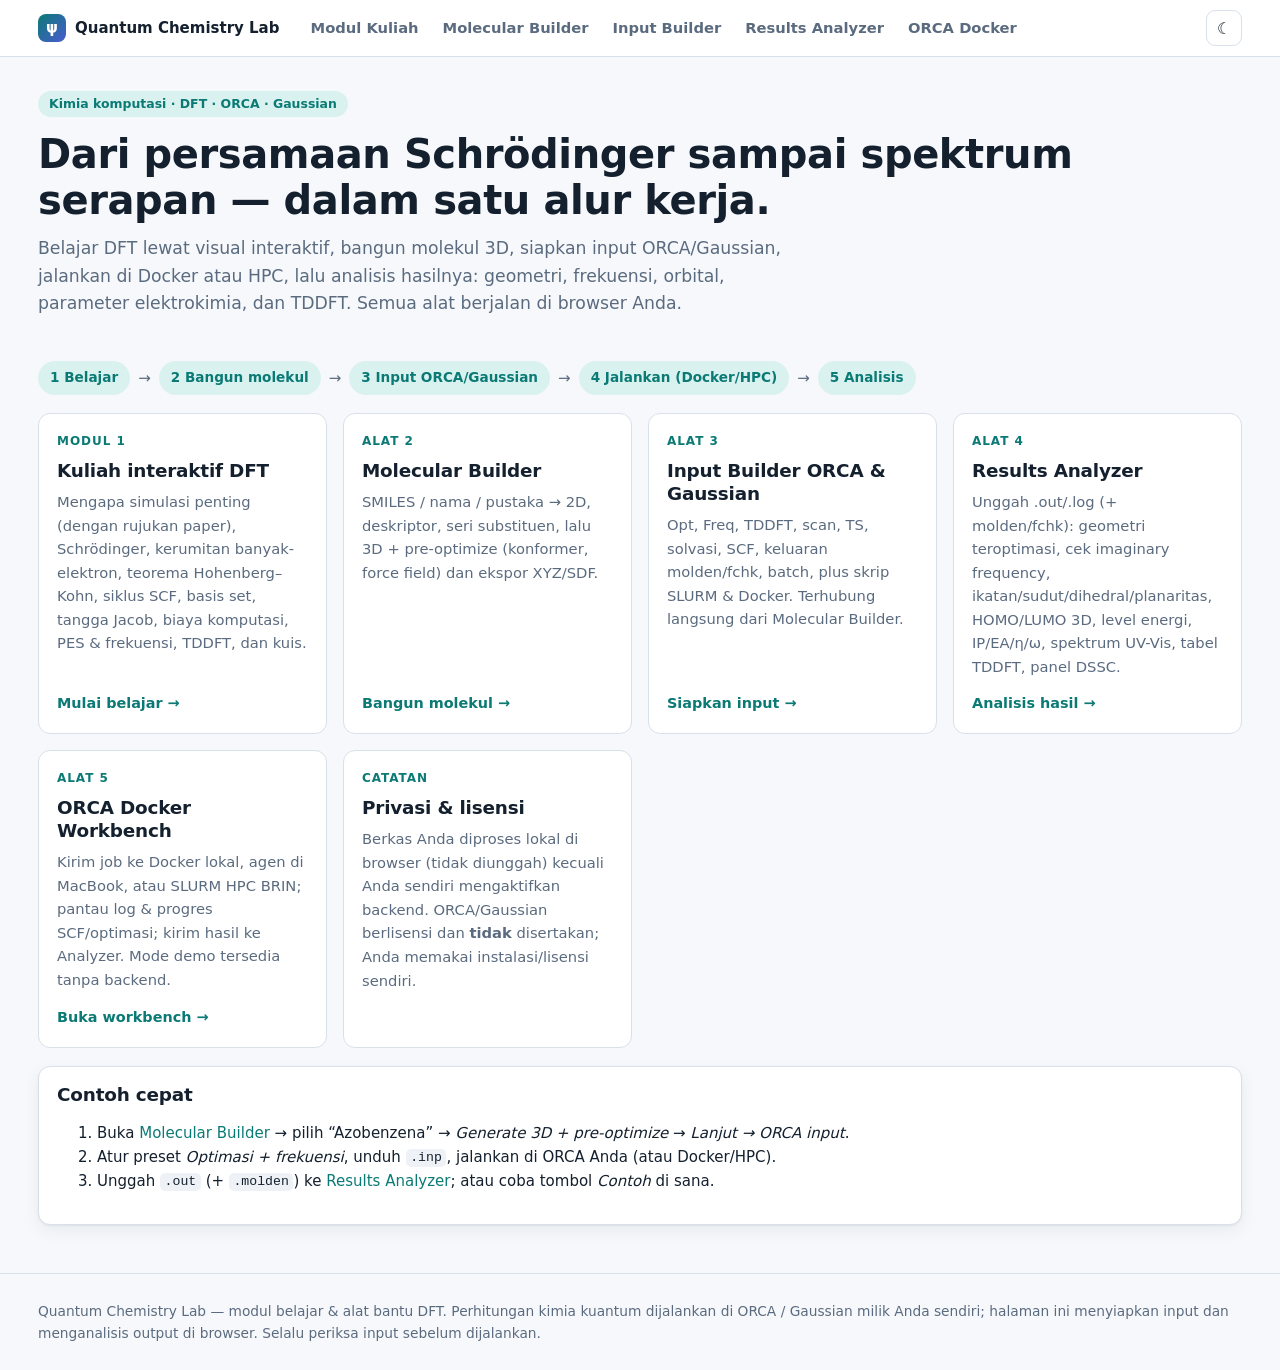
<file: index.html>
<!doctype html>
<html lang="id">
<head>
<meta charset="utf-8">
<meta name="viewport" content="width=device-width,initial-scale=1">
<title>Quantum Chemistry Lab — modul DFT, builder, input, dan analisis hasil</title>
<meta name="description" content="Modul interaktif kimia komputasi dan DFT, molecular builder, input builder ORCA/Gaussian, results analyzer, dan ORCA Docker workbench.">
<link rel="stylesheet" href="assets/css/style.css">
<style>
.tiles{display:grid;grid-template-columns:repeat(auto-fit,minmax(260px,1fr));gap:16px;margin:18px 0}
.tile{display:flex;flex-direction:column;gap:6px;background:var(--surface);border:1px solid var(--border);border-radius:var(--radius);padding:18px;color:var(--text);transition:transform .15s,border-color .15s,box-shadow .15s}
.tile:hover{transform:translateY(-2px);border-color:var(--accent);text-decoration:none;box-shadow:0 6px 20px rgba(0,0,0,.08)}
.tile .no{font-size:.75rem;font-weight:700;color:var(--accent);letter-spacing:.08em;text-transform:uppercase}
.tile h3{margin:.1em 0}.tile p{margin:0;color:var(--muted);font-size:.92rem}.tile .go{margin-top:auto;padding-top:8px;color:var(--accent);font-weight:650;font-size:.9rem}
.flow{display:flex;flex-wrap:wrap;align-items:center;gap:8px;margin:10px 0}
.flow span.s{background:var(--accent-soft);color:var(--accent);padding:6px 12px;border-radius:999px;font-weight:650;font-size:.85rem}
.flow span.a{color:var(--muted)}
</style>
</head>
<body data-page="home">
<div class="container">
  <div class="hero">
    <span class="pill">Kimia komputasi · DFT · ORCA · Gaussian</span>
    <h1>Dari persamaan Schrödinger sampai spektrum serapan — dalam satu alur kerja.</h1>
    <p class="lead">Belajar DFT lewat visual interaktif, bangun molekul 3D, siapkan input ORCA/Gaussian, jalankan di Docker atau HPC, lalu analisis hasilnya: geometri, frekuensi, orbital, parameter elektrokimia, dan TDDFT. Semua alat berjalan di browser Anda.</p>
  </div>
  <div class="flow" aria-label="Alur kerja"><span class="s">1 Belajar</span><span class="a">→</span><span class="s">2 Bangun molekul</span><span class="a">→</span><span class="s">3 Input ORCA/Gaussian</span><span class="a">→</span><span class="s">4 Jalankan (Docker/HPC)</span><span class="a">→</span><span class="s">5 Analisis</span></div>
  <div class="tiles">
    <a class="tile" href="course.html"><span class="no">Modul 1</span><h3>Kuliah interaktif DFT</h3><p>Mengapa simulasi penting (dengan rujukan paper), Schrödinger, kerumitan banyak-elektron, teorema Hohenberg–Kohn, siklus SCF, basis set, tangga Jacob, biaya komputasi, PES &amp; frekuensi, TDDFT, dan kuis.</p><span class="go">Mulai belajar →</span></a>
    <a class="tile" href="molecular-builder.html"><span class="no">Alat 2</span><h3>Molecular Builder</h3><p>SMILES / nama / pustaka → 2D, deskriptor, seri substituen, lalu 3D + pre-optimize (konformer, force field) dan ekspor XYZ/SDF.</p><span class="go">Bangun molekul →</span></a>
    <a class="tile" href="input-builder.html"><span class="no">Alat 3</span><h3>Input Builder ORCA &amp; Gaussian</h3><p>Opt, Freq, TDDFT, scan, TS, solvasi, SCF, keluaran molden/fchk, batch, plus skrip SLURM &amp; Docker. Terhubung langsung dari Molecular Builder.</p><span class="go">Siapkan input →</span></a>
    <a class="tile" href="results-analyzer.html"><span class="no">Alat 4</span><h3>Results Analyzer</h3><p>Unggah .out/.log (+ molden/fchk): geometri teroptimasi, cek imaginary frequency, ikatan/sudut/dihedral/planaritas, HOMO/LUMO 3D, level energi, IP/EA/η/ω, spektrum UV-Vis, tabel TDDFT, panel DSSC.</p><span class="go">Analisis hasil →</span></a>
    <a class="tile" href="orca-docker.html"><span class="no">Alat 5</span><h3>ORCA Docker Workbench</h3><p>Kirim job ke Docker lokal, agen di MacBook, atau SLURM HPC BRIN; pantau log &amp; progres SCF/optimasi; kirim hasil ke Analyzer. Mode demo tersedia tanpa backend.</p><span class="go">Buka workbench →</span></a>
    <div class="tile"><span class="no">Catatan</span><h3>Privasi &amp; lisensi</h3><p>Berkas Anda diproses lokal di browser (tidak diunggah) kecuali Anda sendiri mengaktifkan backend. ORCA/Gaussian berlisensi dan <b>tidak</b> disertakan; Anda memakai instalasi/lisensi sendiri.</p></div>
  </div>
  <div class="card"><h3 style="margin-top:0">Contoh cepat</h3>
    <ol><li>Buka <a href="molecular-builder.html">Molecular Builder</a> → pilih “Azobenzena” → <i>Generate 3D + pre-optimize</i> → <i>Lanjut → ORCA input</i>.</li>
    <li>Atur preset <i>Optimasi + frekuensi</i>, unduh <code>.inp</code>, jalankan di ORCA Anda (atau Docker/HPC).</li>
    <li>Unggah <code>.out</code> (+ <code>.molden</code>) ke <a href="results-analyzer.html">Results Analyzer</a>; atau coba tombol <i>Contoh</i> di sana.</li></ol></div>
</div>
<div id="site-footer"></div>
<script src="assets/js/common.js"></script>
</body>
</html>
</file>
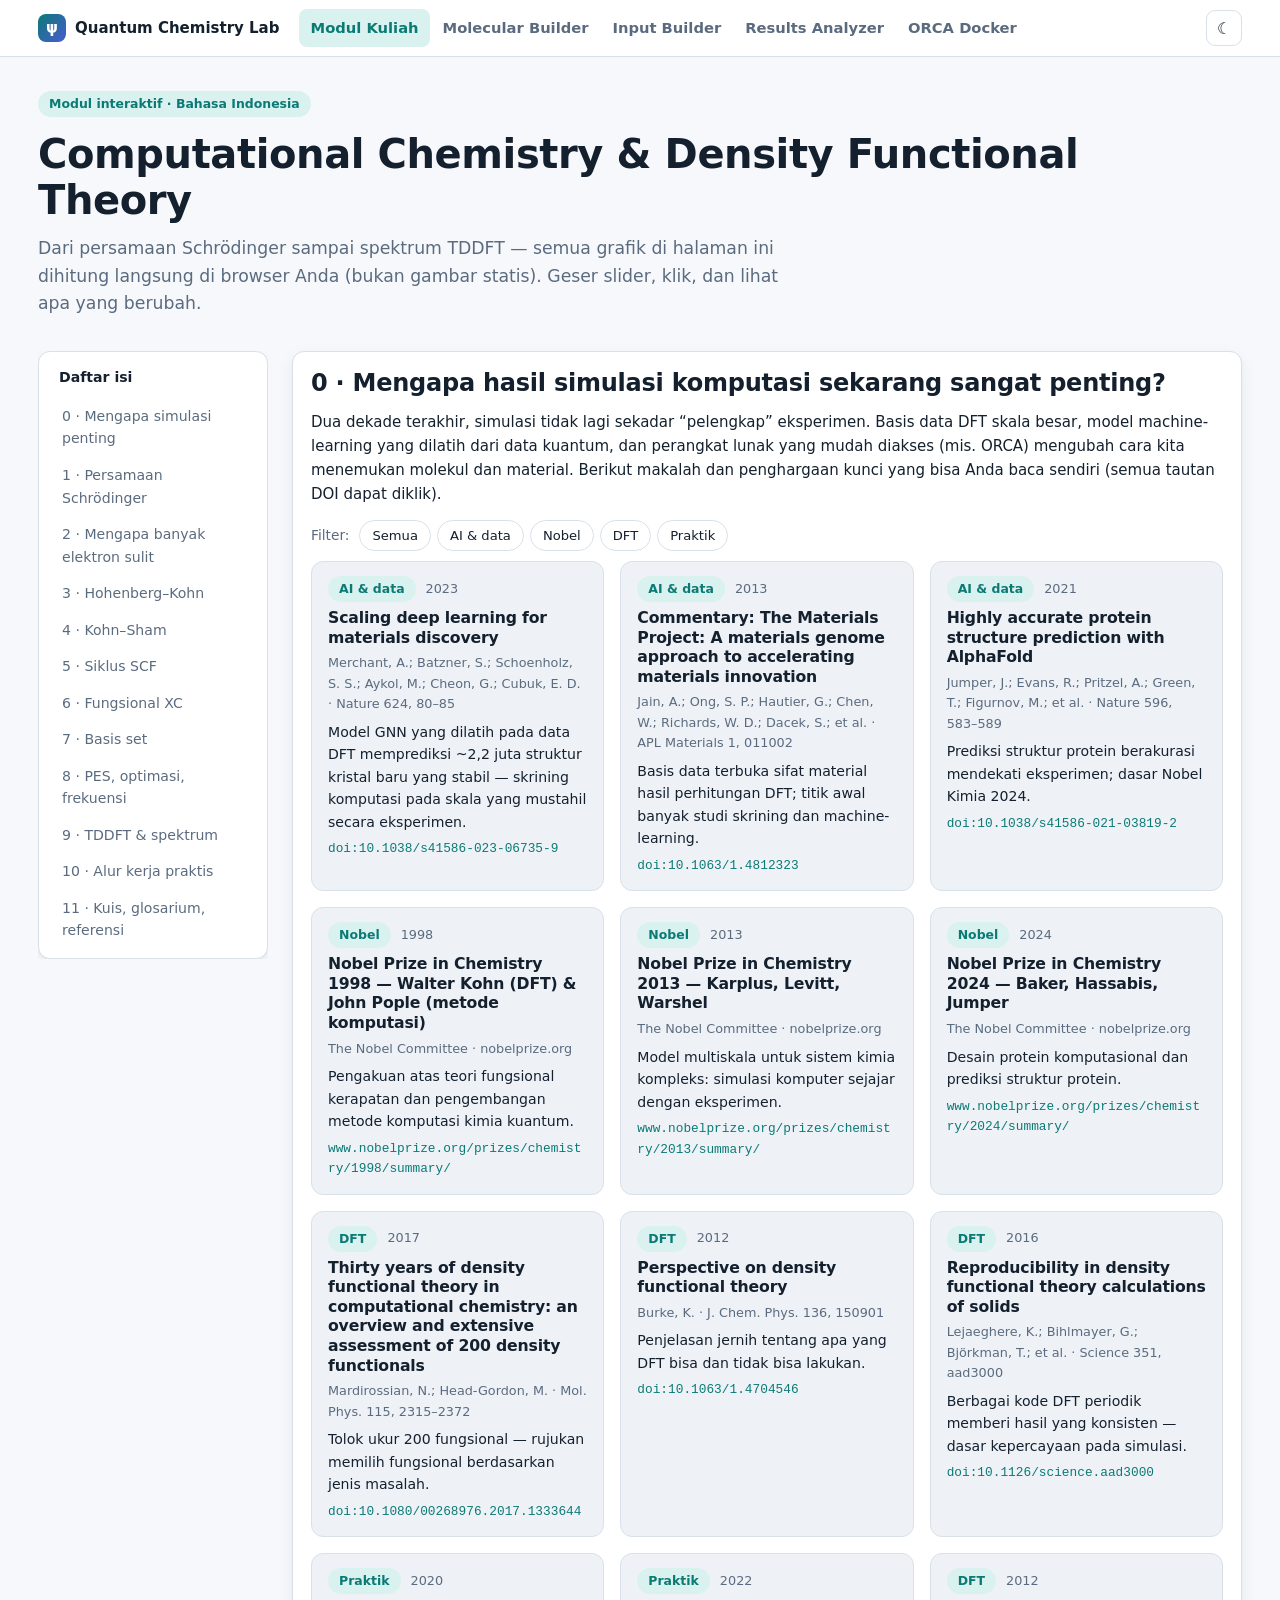
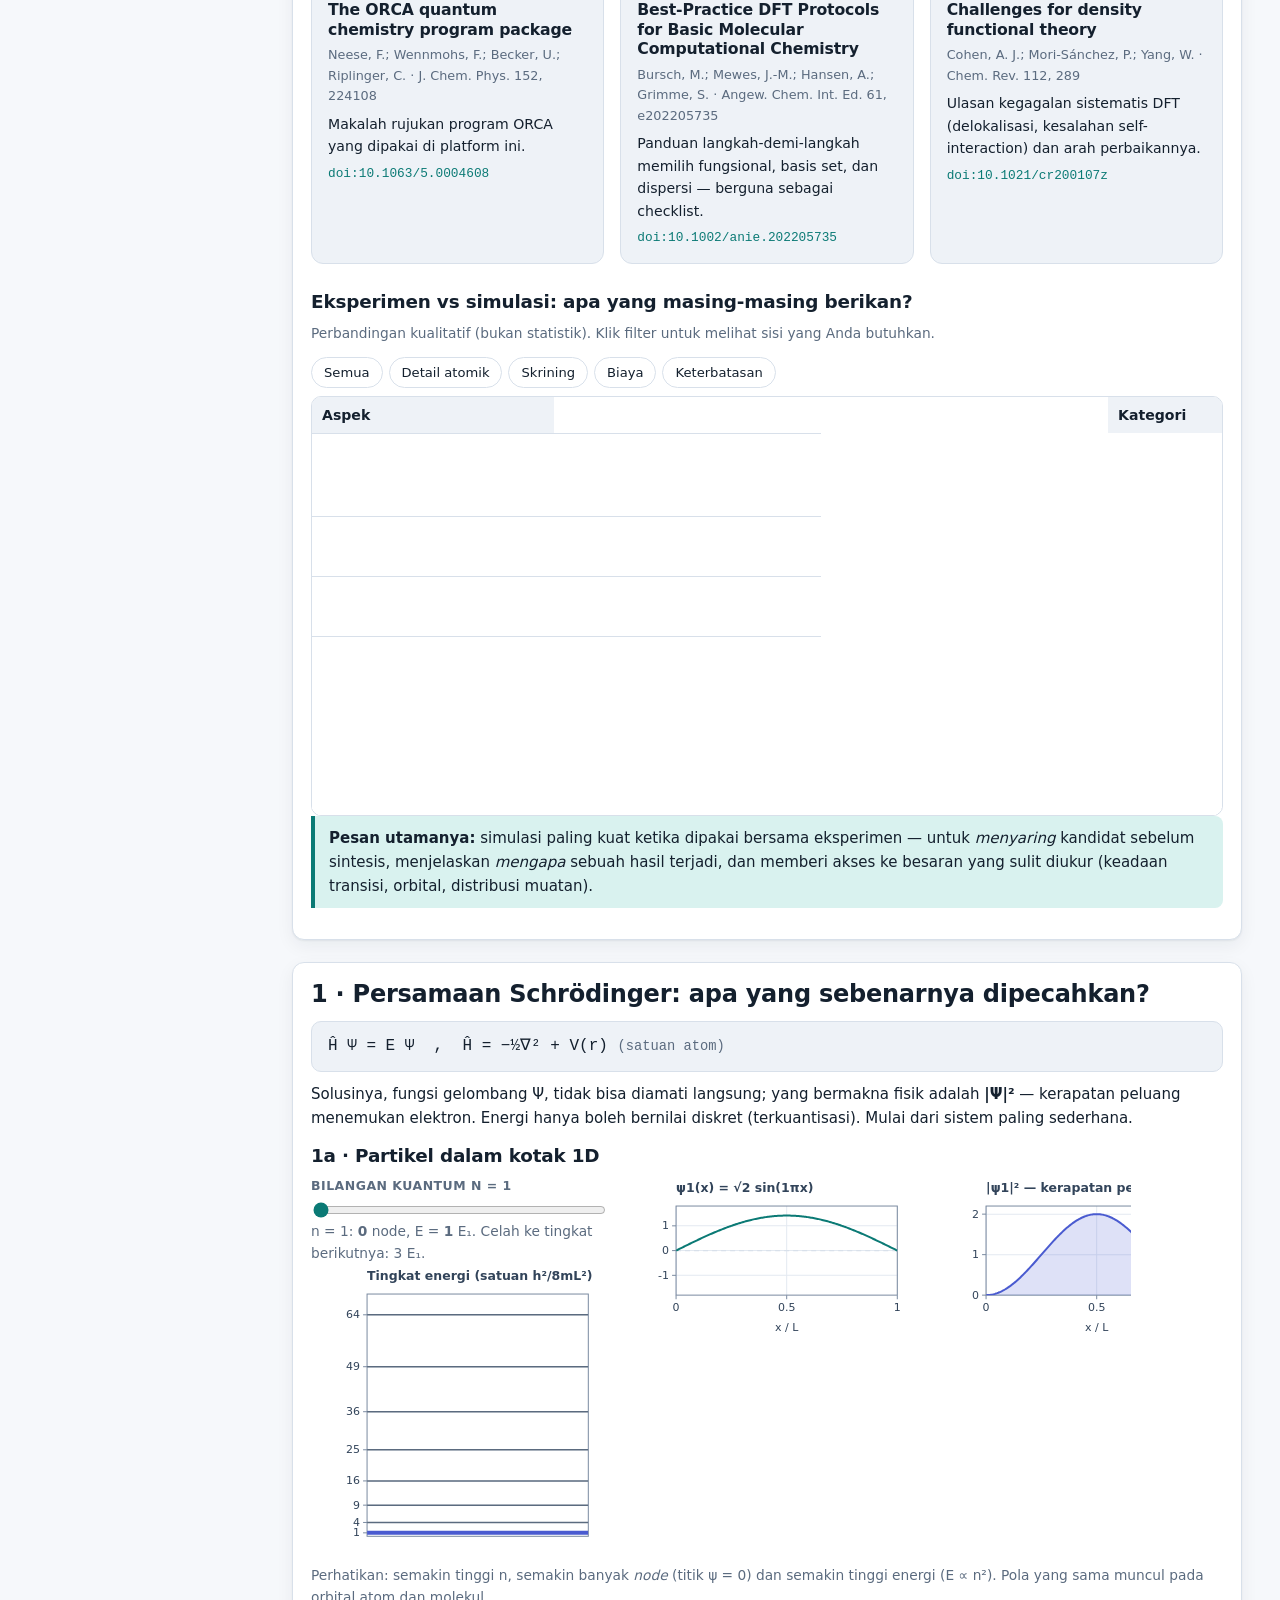
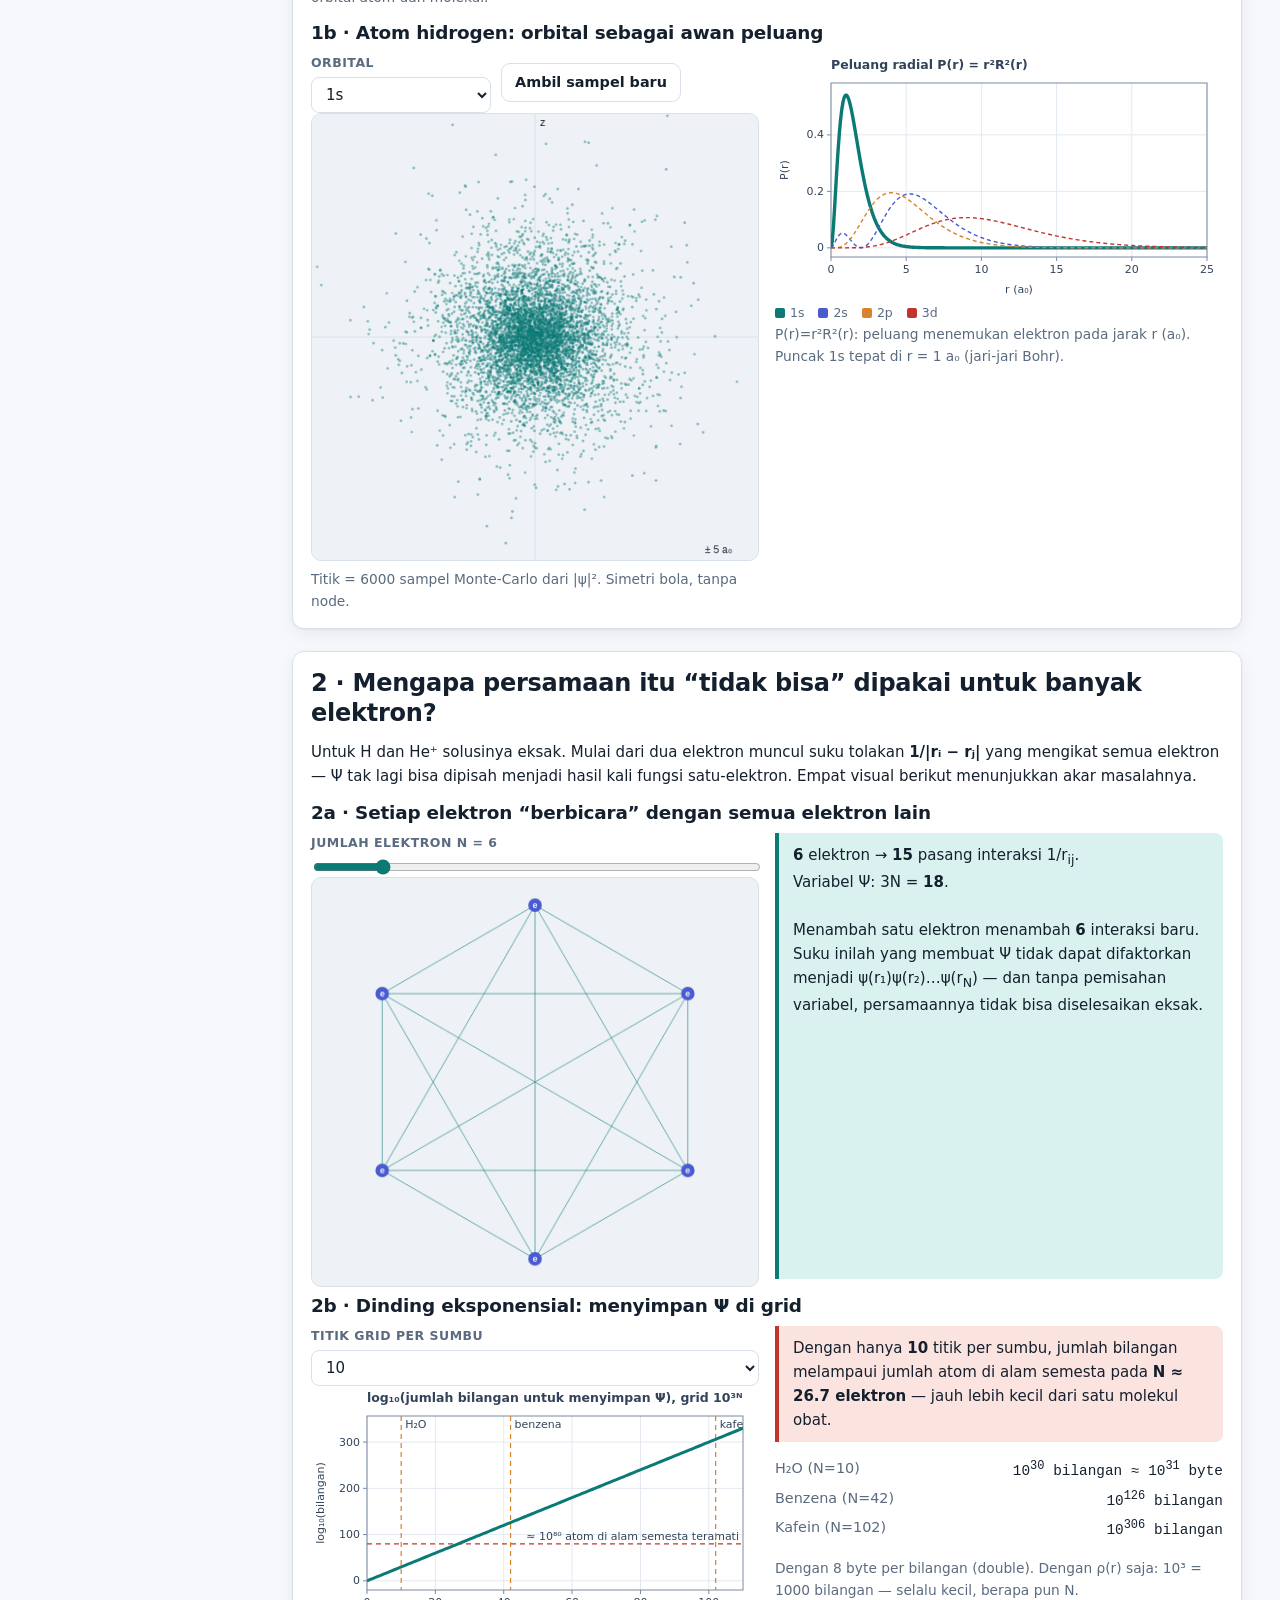
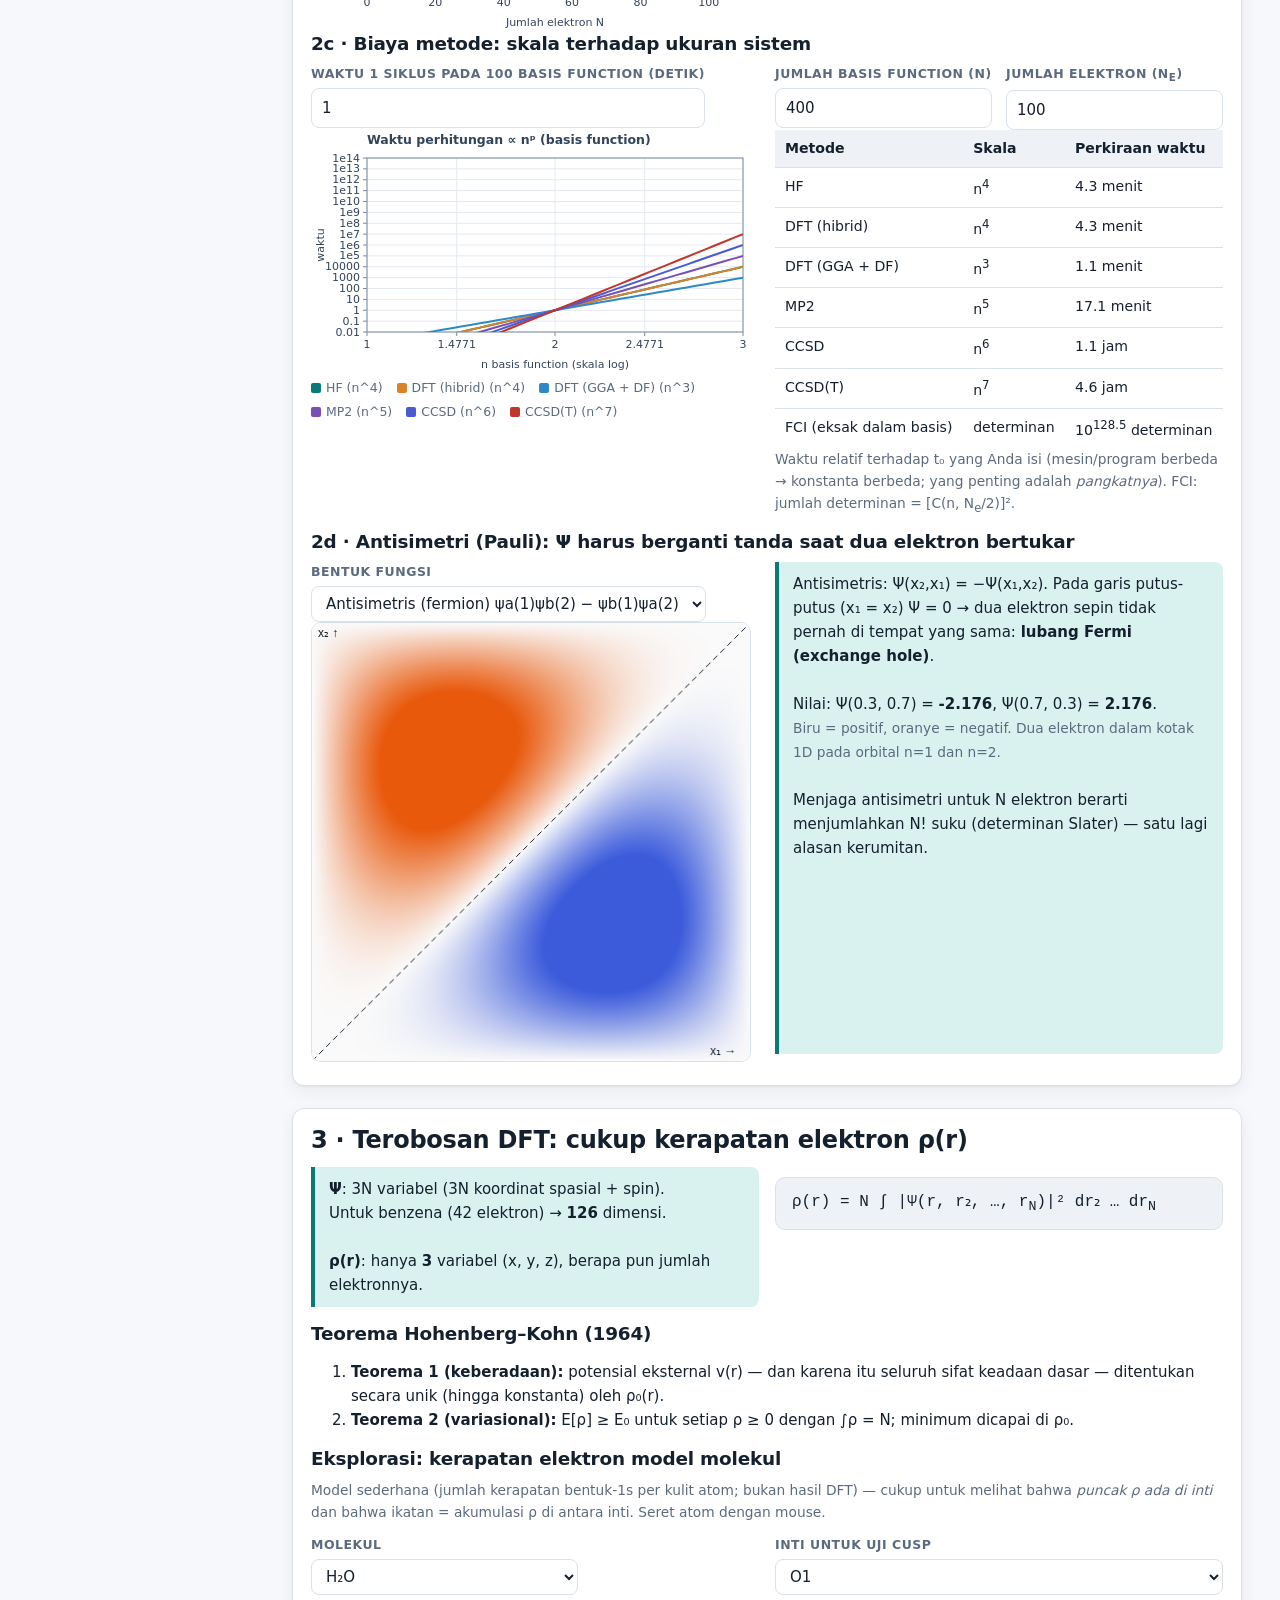
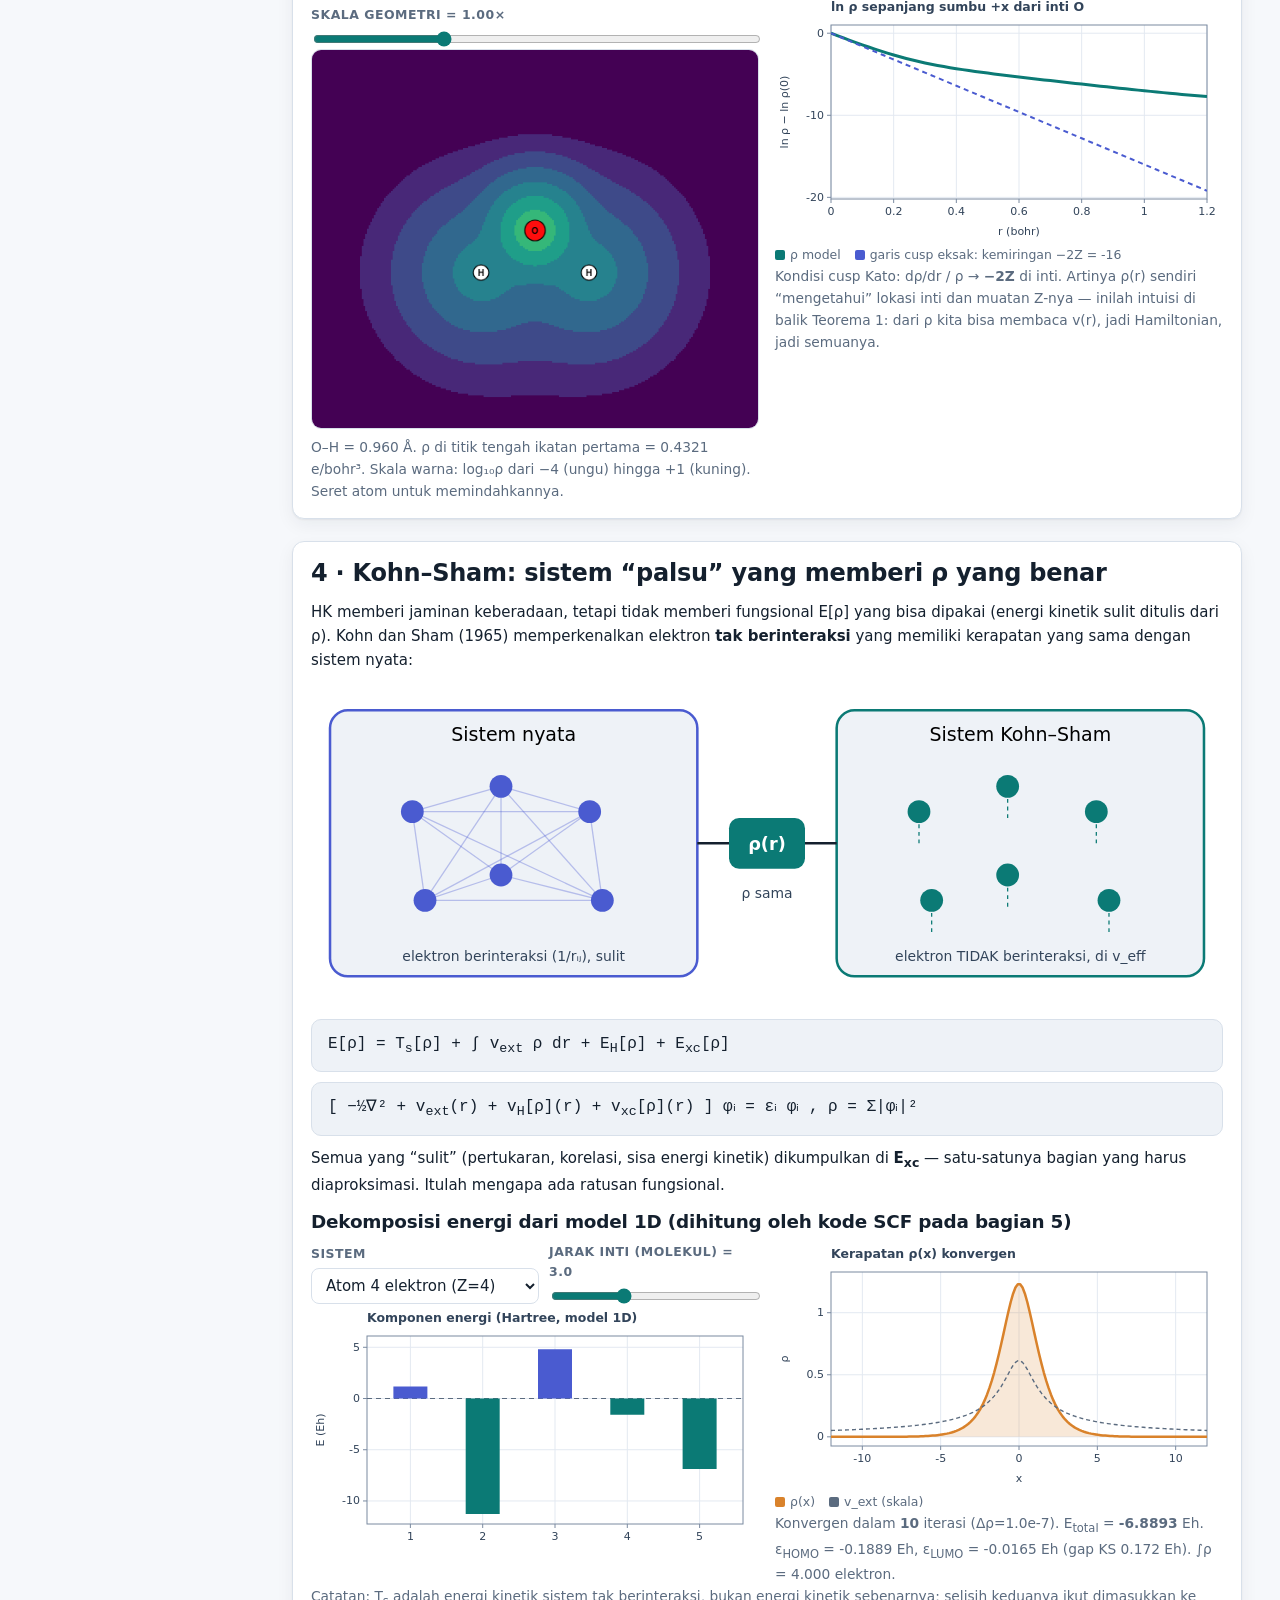
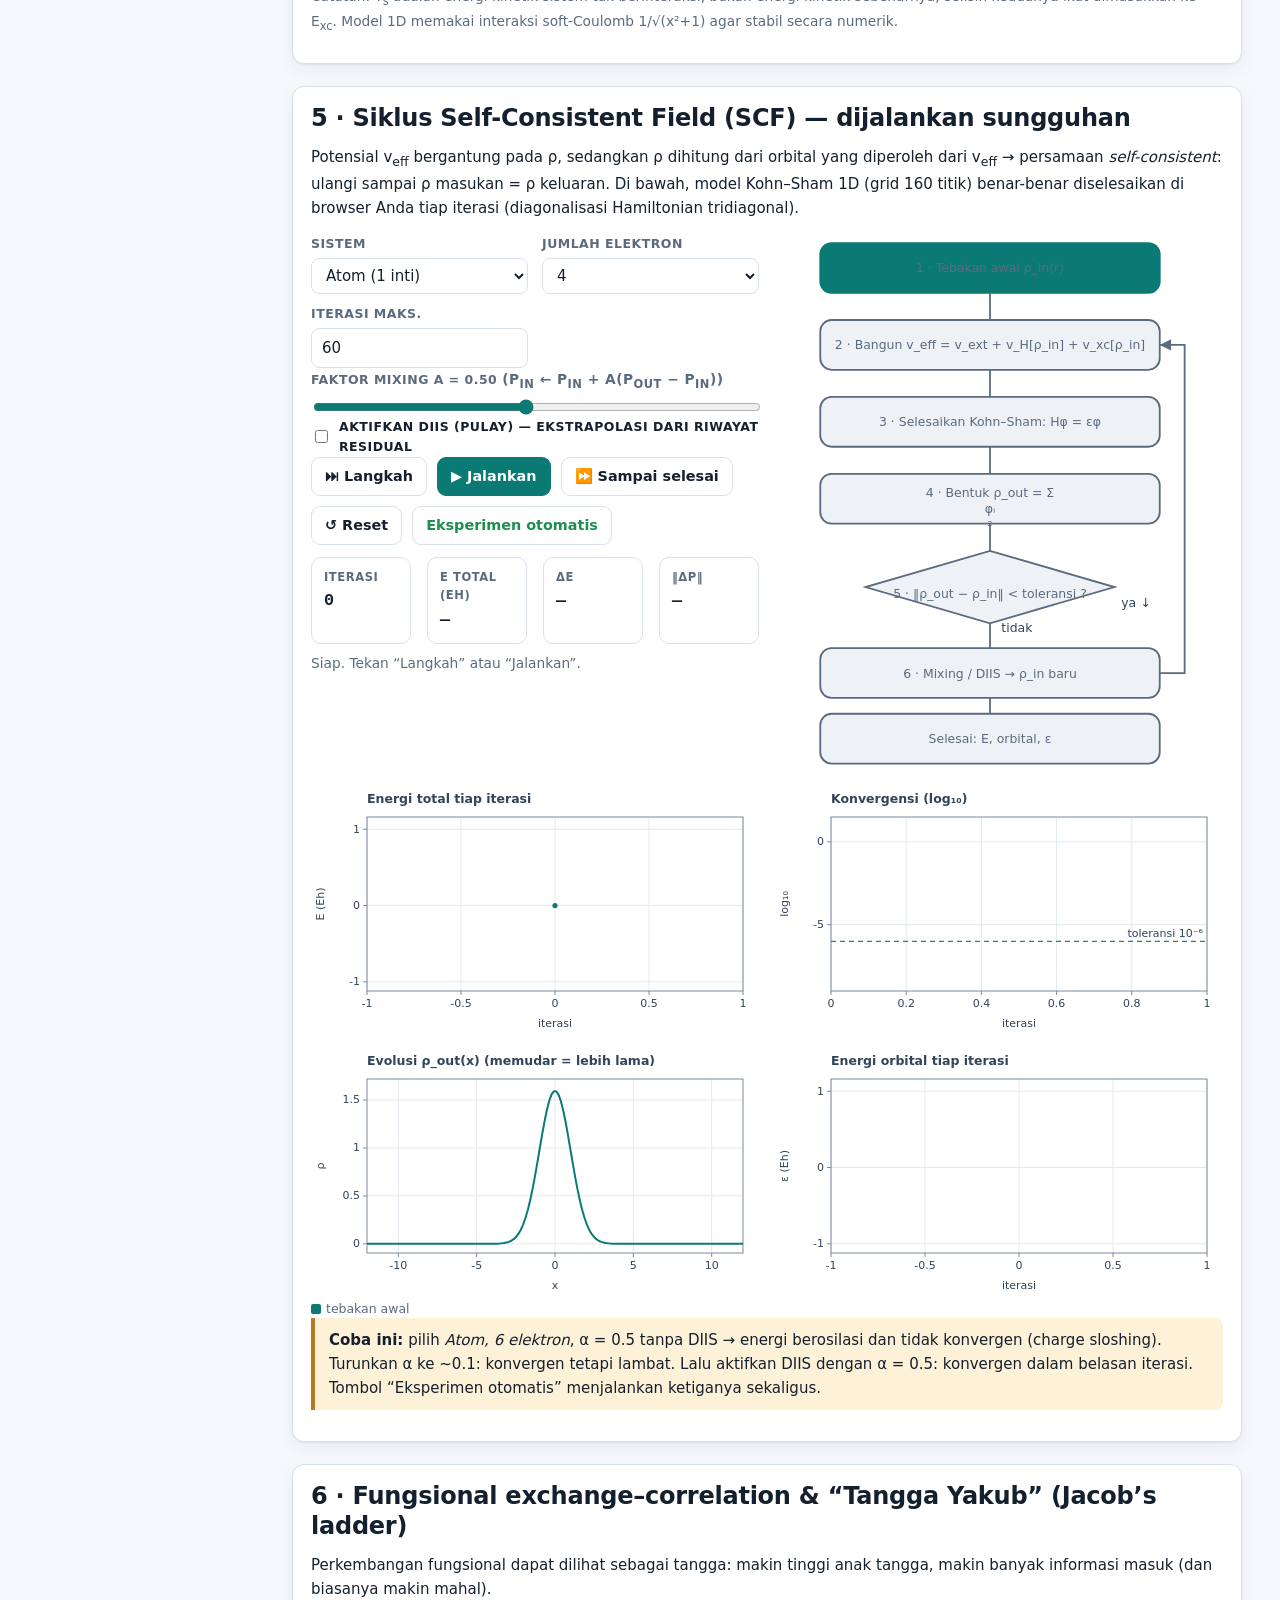
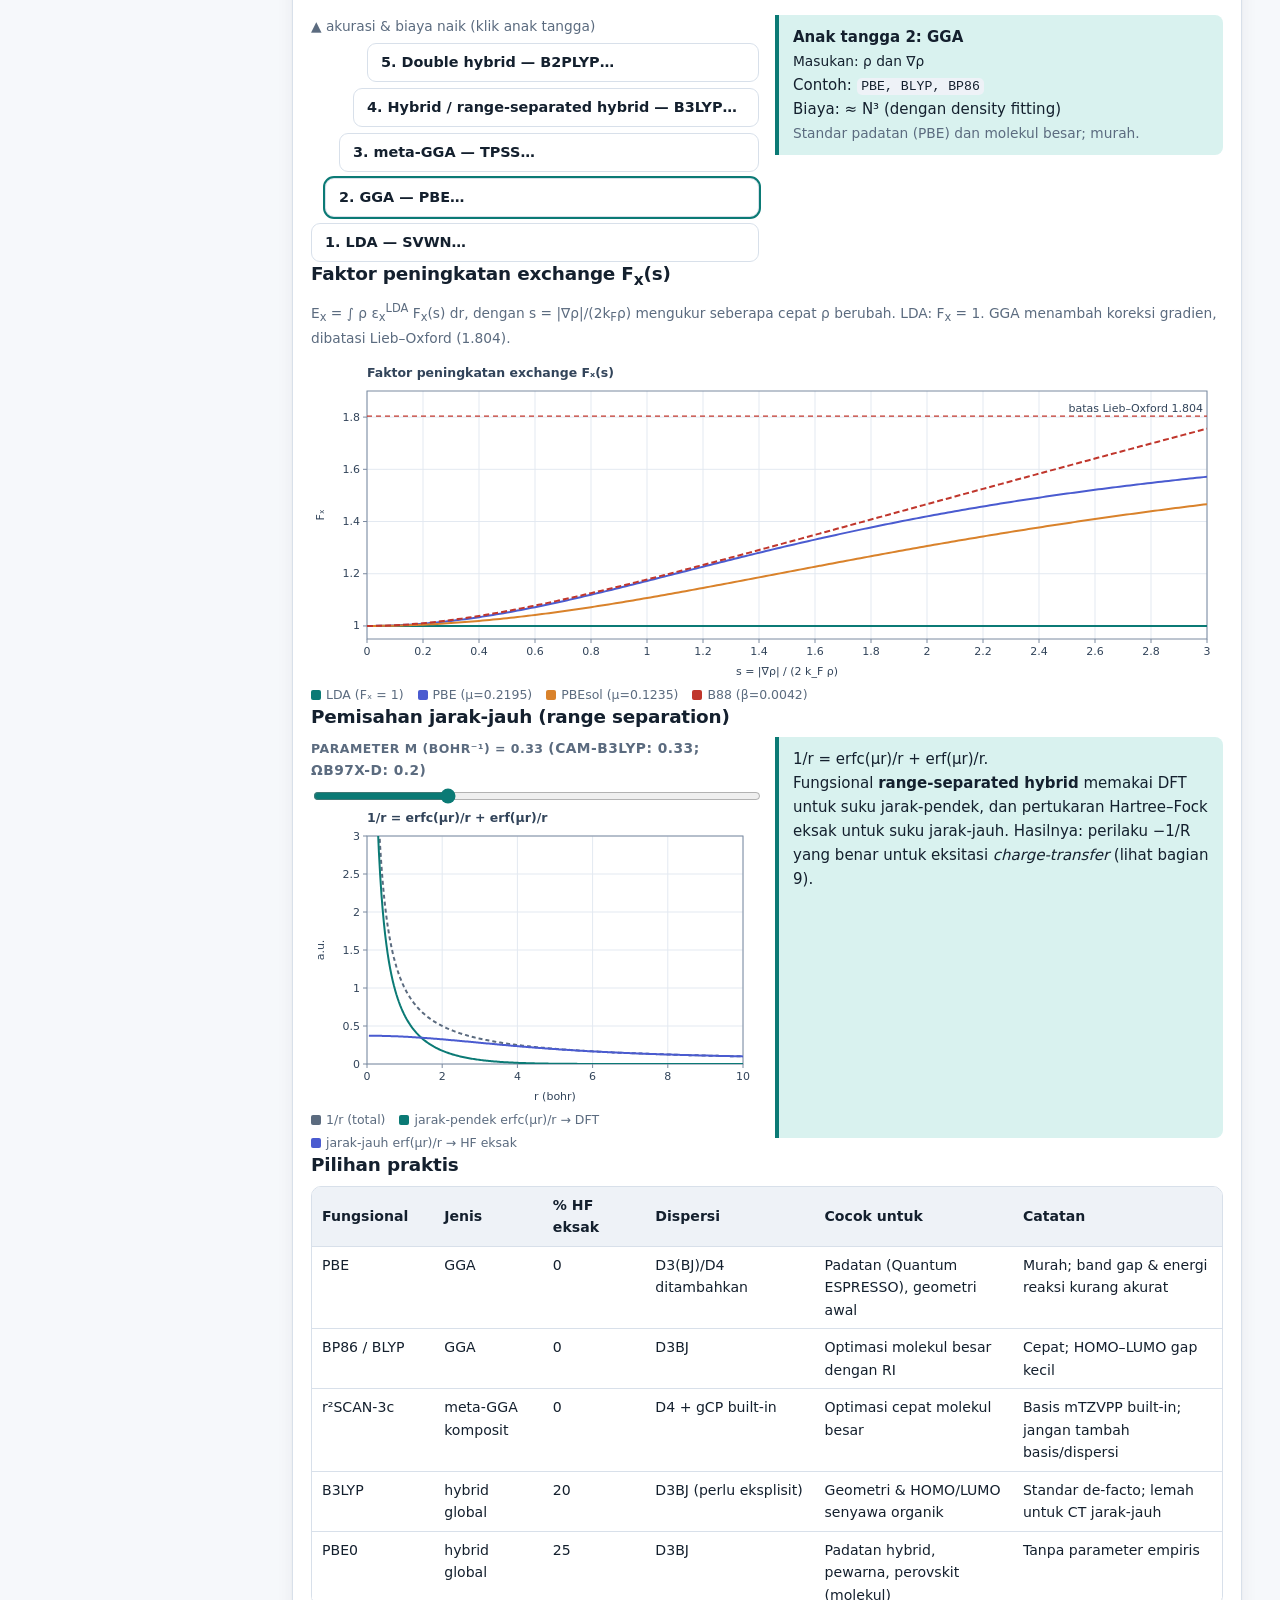
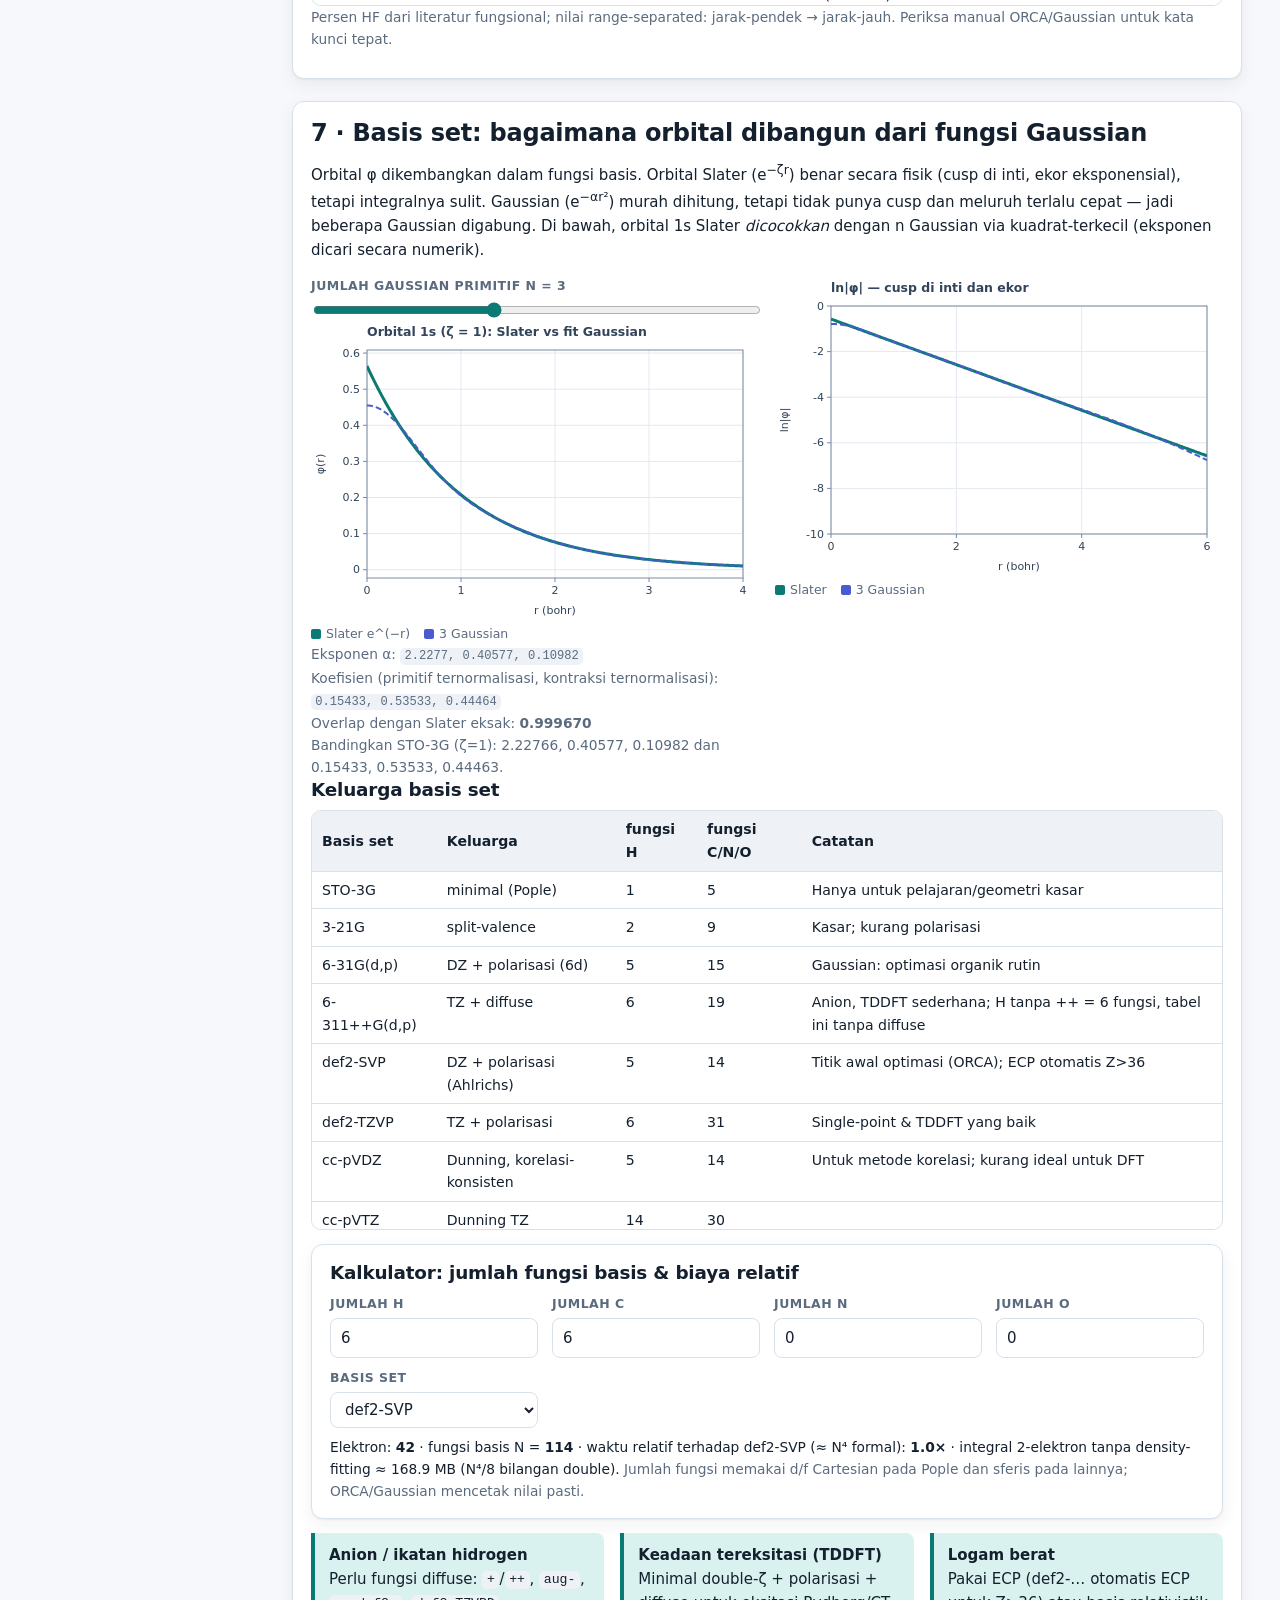
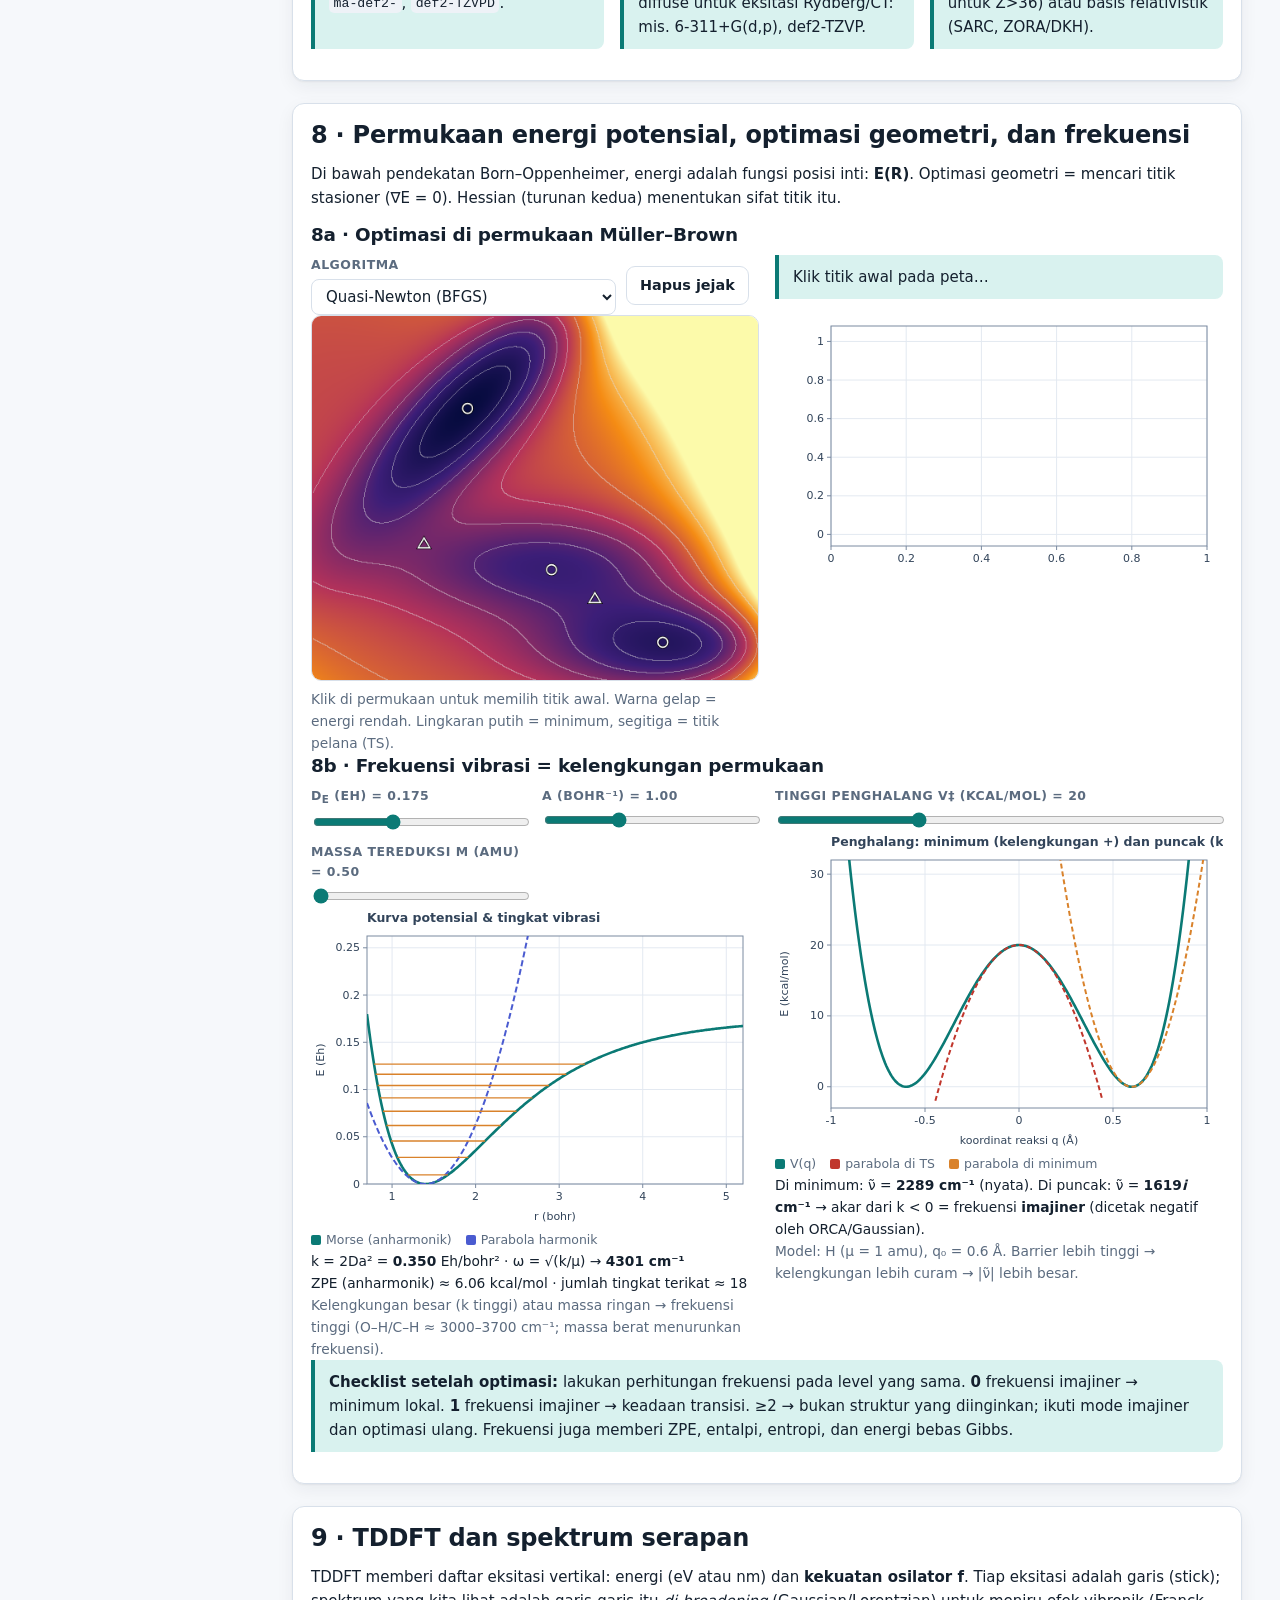
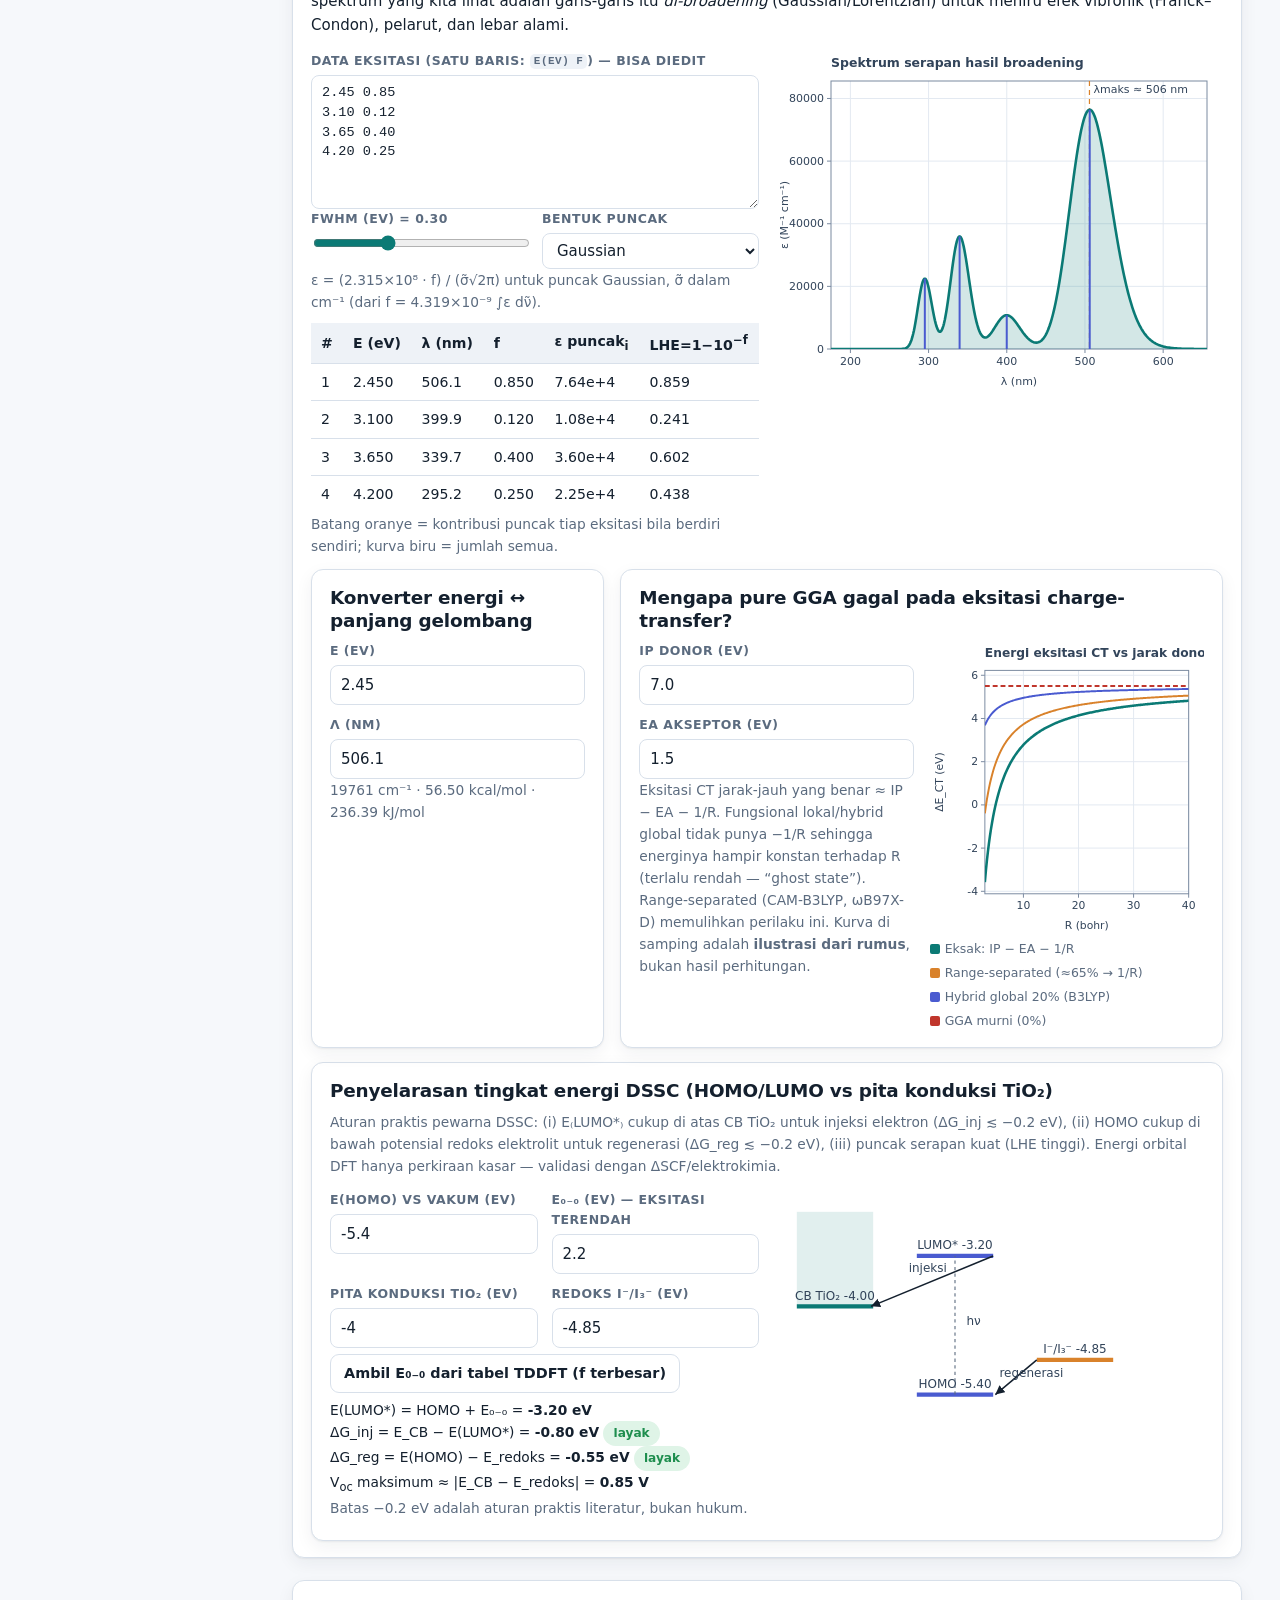
<file: course.html>
<!doctype html>
<html lang="id">
<head>
<meta charset="utf-8">
<meta name="viewport" content="width=device-width,initial-scale=1">
<title>Modul Kuliah — Computational Chemistry &amp; DFT</title>
<meta name="description" content="Modul interaktif computational chemistry dan Density Functional Theory: dari persamaan Schrödinger hingga SCF, fungsional, basis set, optimasi geometri, dan TDDFT.">
<link rel="stylesheet" href="assets/css/style.css">
<link rel="stylesheet" href="assets/css/course.css">
</head>
<body>
<div class="container">
  <div class="hero">
    <span class="pill">Modul interaktif · Bahasa Indonesia</span>
    <h1>Computational Chemistry &amp; Density Functional Theory</h1>
    <p class="lead">Dari persamaan Schrödinger sampai spektrum TDDFT — semua grafik di halaman ini dihitung langsung di browser Anda (bukan gambar statis). Geser slider, klik, dan lihat apa yang berubah.</p>
  </div>

  <div class="sidebar-layout">
    <aside><nav class="toc card" id="toc" style="padding:10px"></nav></aside>
    <main>

<!-- ============ 0 ============ -->
<section id="s0" class="card" data-title="0 · Mengapa simulasi penting">
  <h2>0 · Mengapa hasil simulasi komputasi sekarang sangat penting?</h2>
  <p>Dua dekade terakhir, simulasi tidak lagi sekadar “pelengkap” eksperimen. Basis data DFT skala besar, model machine-learning yang dilatih dari data kuantum, dan perangkat lunak yang mudah diakses (mis. ORCA) mengubah cara kita menemukan molekul dan material. Berikut makalah dan penghargaan kunci yang bisa Anda baca sendiri (semua tautan DOI dapat diklik).</p>
  <div class="row" style="margin-bottom:10px"><span class="muted small">Filter:</span><div class="chips" id="paper-filter"></div></div>
  <div class="grid g3" id="paper-cards"></div>
  <h3 style="margin-top:26px">Eksperimen vs simulasi: apa yang masing-masing berikan?</h3>
  <p class="muted small">Perbandingan kualitatif (bukan statistik). Klik filter untuk melihat sisi yang Anda butuhkan.</p>
  <div class="chips" id="cmp-filter" style="margin-bottom:8px"></div>
  <div class="tablewrap"><table class="t" id="cmp-table"></table></div>
  <div class="callout"><b>Pesan utamanya:</b> simulasi paling kuat ketika dipakai bersama eksperimen — untuk <i>menyaring</i> kandidat sebelum sintesis, menjelaskan <i>mengapa</i> sebuah hasil terjadi, dan memberi akses ke besaran yang sulit diukur (keadaan transisi, orbital, distribusi muatan).</div>
</section>

<!-- ============ 1 ============ -->
<section id="s1" class="card" data-title="1 · Persamaan Schrödinger">
  <h2>1 · Persamaan Schrödinger: apa yang sebenarnya dipecahkan?</h2>
  <div class="eq">Ĥ Ψ = E Ψ &nbsp;,&nbsp; Ĥ = −½∇² + V(r)  <span class="muted small">(satuan atom)</span></div>
  <p>Solusinya, fungsi gelombang Ψ, tidak bisa diamati langsung; yang bermakna fisik adalah <b>|Ψ|²</b> — kerapatan peluang menemukan elektron. Energi hanya boleh bernilai diskret (terkuantisasi). Mulai dari sistem paling sederhana.</p>
  <h3>1a · Partikel dalam kotak 1D</h3>
  <div class="grid g3">
    <div>
      <div class="field"><label>Bilangan kuantum n = <b id="box-nv">1</b></label><input type="range" id="box-n" min="1" max="8" value="1"></div>
      <div id="box-info" class="small muted"></div>
      <div id="box-E"></div>
    </div>
    <div><div id="box-psi"></div></div>
    <div><div id="box-prob"></div></div>
  </div>
  <p class="small muted">Perhatikan: semakin tinggi n, semakin banyak <i>node</i> (titik ψ = 0) dan semakin tinggi energi (E ∝ n²). Pola yang sama muncul pada orbital atom dan molekul.</p>

  <h3>1b · Atom hidrogen: orbital sebagai awan peluang</h3>
  <div class="grid g2">
    <div>
      <div class="row">
        <div class="field" style="min-width:180px"><label>Orbital</label>
          <select id="h-orb"><option value="1s">1s</option><option value="2s">2s</option><option value="2p">2p</option><option value="3d">3d (m=0)</option></select></div>
        <button class="btn" id="h-resample">Ambil sampel baru</button>
      </div>
      <canvas id="h-cloud" width="520" height="520" style="width:100%;max-width:520px;border:1px solid var(--line);border-radius:10px;background:var(--surface2)"></canvas>
      <div class="small muted" id="h-info">Titik = hasil sampling Monte-Carlo dari |ψ|² (proyeksi pada bidang x–z, z vertikal).</div>
    </div>
    <div><div id="h-chart"></div><p class="small muted">P(r)=r²R²(r): peluang menemukan elektron pada jarak r (a₀). Puncak 1s tepat di r = 1 a₀ (jari-jari Bohr).</p></div>
  </div>
</section>

<!-- ============ 2 ============ -->
<section id="s2" class="card" data-title="2 · Mengapa banyak elektron sulit">
  <h2>2 · Mengapa persamaan itu “tidak bisa” dipakai untuk banyak elektron?</h2>
  <p>Untuk H dan He⁺ solusinya eksak. Mulai dari dua elektron muncul suku tolakan <b>1/|rᵢ − rⱼ|</b> yang mengikat semua elektron — Ψ tak lagi bisa dipisah menjadi hasil kali fungsi satu-elektron. Empat visual berikut menunjukkan akar masalahnya.</p>

  <h3>2a · Setiap elektron “berbicara” dengan semua elektron lain</h3>
  <div class="grid g2">
    <div>
      <div class="field"><label>Jumlah elektron N = <b id="cg-nv">6</b></label><input type="range" id="cg-n" min="2" max="30" value="6"></div>
      <canvas id="cg-canvas" width="460" height="420" style="width:100%;max-width:460px;border:1px solid var(--line);border-radius:10px;background:var(--surface2)"></canvas>
    </div>
    <div id="cg-info" class="callout"></div>
  </div>

  <h3>2b · Dinding eksponensial: menyimpan Ψ di grid</h3>
  <div class="grid g2">
    <div>
      <div class="field"><label>Titik grid per sumbu</label><select id="wall-g"><option value="10">10</option><option value="20">20</option><option value="50">50</option></select></div>
      <div id="wall-chart"></div>
    </div>
    <div id="wall-info"></div>
  </div>

  <h3>2c · Biaya metode: skala terhadap ukuran sistem</h3>
  <div class="grid g2">
    <div>
      <div class="row">
        <div class="field"><label>Waktu 1 siklus pada 100 basis function (detik)</label><input type="number" id="sc-t0" value="1" min="0.001" step="0.1"></div>
      </div>
      <div id="sc-chart"></div>
    </div>
    <div>
      <div class="form-grid">
        <div class="field"><label>Jumlah basis function (n)</label><input type="number" id="sc-n" value="400" min="10" step="10"></div>
        <div class="field"><label>Jumlah elektron (N<sub>e</sub>)</label><input type="number" id="sc-ne" value="100" min="2" step="2"></div>
      </div>
      <div id="sc-table"></div>
    </div>
  </div>

  <h3>2d · Antisimetri (Pauli): Ψ harus berganti tanda saat dua elektron bertukar</h3>
  <div class="grid g2">
    <div>
      <div class="row">
        <div class="field"><label>Bentuk fungsi</label><select id="pa-mode"><option value="anti">Antisimetris (fermion) ψa(1)ψb(2) − ψb(1)ψa(2)</option><option value="sym">Simetris (boson)</option><option value="prod">Hasil kali sederhana ψa(1)ψb(2)</option></select></div>
      </div>
      <canvas id="pa-canvas" width="440" height="440" style="width:100%;max-width:440px;border:1px solid var(--line);border-radius:10px"></canvas>
    </div>
    <div id="pa-info" class="callout"></div>
  </div>
</section>

<!-- ============ 3 ============ -->
<section id="s3" class="card" data-title="3 · Hohenberg–Kohn">
  <h2>3 · Terobosan DFT: cukup kerapatan elektron ρ(r)</h2>
  <div class="grid g2">
    <div class="callout"><b>Ψ</b>: 3N variabel (3N koordinat spasial + spin).<br>Untuk benzena (42 elektron) → <b>126</b> dimensi.<br><br><b>ρ(r)</b>: hanya <b>3</b> variabel (x, y, z), berapa pun jumlah elektronnya.</div>
    <div>
      <div class="eq">ρ(r) = N ∫ |Ψ(r, r₂, …, r<sub>N</sub>)|² dr₂ … dr<sub>N</sub></div>
    </div>
  </div>
  <h3>Teorema Hohenberg–Kohn (1964)</h3>
  <ol>
    <li><b>Teorema 1 (keberadaan):</b> potensial eksternal v(r) — dan karena itu seluruh sifat keadaan dasar — ditentukan secara unik (hingga konstanta) oleh ρ₀(r).</li>
    <li><b>Teorema 2 (variasional):</b> E[ρ] ≥ E₀ untuk setiap ρ ≥ 0 dengan ∫ρ = N; minimum dicapai di ρ₀.</li>
  </ol>
  <h3>Eksplorasi: kerapatan elektron model molekul</h3>
  <p class="small muted">Model sederhana (jumlah kerapatan bentuk-1s per kulit atom; bukan hasil DFT) — cukup untuk melihat bahwa <i>puncak ρ ada di inti</i> dan bahwa ikatan = akumulasi ρ di antara inti. Seret atom dengan mouse.</p>
  <div class="grid g2">
    <div>
      <div class="row">
        <div class="field"><label>Molekul</label><select id="den-preset"><option value="h2">H₂</option><option value="h2o" selected>H₂O</option><option value="benz">Benzena (π tidak dimodelkan)</option></select></div>
        <div class="field" style="flex:1;min-width:180px"><label>Skala geometri = <b id="den-sv">1.00</b>×</label><input type="range" id="den-scale" min="0.6" max="2.0" step="0.01" value="1"></div>
      </div>
      <canvas id="den-canvas" width="520" height="440" style="width:100%;max-width:520px;border:1px solid var(--line);border-radius:10px;touch-action:none;cursor:grab"></canvas>
      <div class="small muted" id="den-info"></div>
    </div>
    <div>
      <div class="field"><label>Inti untuk uji cusp</label><select id="den-atom"></select></div>
      <div id="cusp-chart"></div>
      <p class="small muted">Kondisi cusp Kato: dρ/dr / ρ → <b>−2Z</b> di inti. Artinya ρ(r) sendiri “mengetahui” lokasi inti dan muatan Z-nya — inilah intuisi di balik Teorema 1: dari ρ kita bisa membaca v(r), jadi Hamiltonian, jadi semuanya.</p>
    </div>
  </div>
</section>

<!-- ============ 4 ============ -->
<section id="s4" class="card" data-title="4 · Kohn–Sham">
  <h2>4 · Kohn–Sham: sistem “palsu” yang memberi ρ yang benar</h2>
  <p>HK memberi jaminan keberadaan, tetapi tidak memberi fungsional E[ρ] yang bisa dipakai (energi kinetik sulit ditulis dari ρ). Kohn dan Sham (1965) memperkenalkan elektron <b>tak berinteraksi</b> yang memiliki kerapatan yang sama dengan sistem nyata:</p>
  <div id="ks-diagram"></div>
  <div class="eq">E[ρ] = T<sub>s</sub>[ρ] + ∫ v<sub>ext</sub> ρ dr + E<sub>H</sub>[ρ] + E<sub>xc</sub>[ρ]</div>
  <div class="eq">[ −½∇² + v<sub>ext</sub>(r) + v<sub>H</sub>[ρ](r) + v<sub>xc</sub>[ρ](r) ] φᵢ = εᵢ φᵢ ,  ρ = Σ|φᵢ|²</div>
  <p>Semua yang “sulit” (pertukaran, korelasi, sisa energi kinetik) dikumpulkan di <b>E<sub>xc</sub></b> — satu-satunya bagian yang harus diaproksimasi. Itulah mengapa ada ratusan fungsional.</p>
  <h3>Dekomposisi energi dari model 1D (dihitung oleh kode SCF pada bagian 5)</h3>
  <div class="grid g2">
    <div>
      <div class="row">
        <div class="field"><label>Sistem</label><select id="ks-sys"><option value="a2">Atom 2 elektron (Z=2)</option><option value="a4" selected>Atom 4 elektron (Z=4)</option><option value="a6">Atom 6 elektron (Z=6)</option><option value="m4">Molekul 2 inti, 4 elektron</option></select></div>
        <div class="field" style="flex:1;min-width:170px"><label>Jarak inti (molekul) = <b id="ks-dv">3.0</b></label><input type="range" id="ks-d" min="0.5" max="8" step="0.1" value="3"></div>
      </div>
      <div id="ks-bars"></div>
    </div>
    <div><div id="ks-dens"></div><div id="ks-info" class="small muted"></div></div>
  </div>
  <p class="small muted">Catatan: T<sub>s</sub> adalah energi kinetik sistem tak berinteraksi, bukan energi kinetik sebenarnya; selisih keduanya ikut dimasukkan ke E<sub>xc</sub>. Model 1D memakai interaksi soft-Coulomb 1/√(x²+1) agar stabil secara numerik.</p>
</section>

<!-- ============ 5 ============ -->
<section id="s5" class="card" data-title="5 · Siklus SCF">
  <h2>5 · Siklus Self-Consistent Field (SCF) — dijalankan sungguhan</h2>
  <p>Potensial v<sub>eff</sub> bergantung pada ρ, sedangkan ρ dihitung dari orbital yang diperoleh dari v<sub>eff</sub> → persamaan <i>self-consistent</i>: ulangi sampai ρ masukan = ρ keluaran. Di bawah, model Kohn–Sham 1D (grid 160 titik) benar-benar diselesaikan di browser Anda tiap iterasi (diagonalisasi Hamiltonian tridiagonal).</p>
  <div class="grid g2">
    <div>
      <div class="form-grid">
        <div class="field"><label>Sistem</label><select id="scf-sys"><option value="atom">Atom (1 inti)</option><option value="mol">Molekul (2 inti, jarak 3)</option></select></div>
        <div class="field"><label>Jumlah elektron</label><select id="scf-n"><option>2</option><option selected>4</option><option>6</option><option>8</option></select></div>
        <div class="field"><label>Iterasi maks.</label><input type="number" id="scf-max" value="60" min="5" max="200"></div>
      </div>
      <div class="field"><label>Faktor mixing α = <b id="scf-av">0.50</b> <span class="muted small">(ρ<sub>in</sub> ← ρ<sub>in</sub> + α(ρ<sub>out</sub> − ρ<sub>in</sub>))</span></label><input type="range" id="scf-alpha" min="0.05" max="1" step="0.01" value="0.5"></div>
      <div class="field inline"><input type="checkbox" id="scf-diis"><label for="scf-diis" style="color:var(--ink)">Aktifkan DIIS (Pulay) — ekstrapolasi dari riwayat residual</label></div>
      <div class="row">
        <button class="btn" id="scf-step">⏭ Langkah</button>
        <button class="btn primary" id="scf-play">▶ Jalankan</button>
        <button class="btn" id="scf-run">⏩ Sampai selesai</button>
        <button class="btn" id="scf-reset">↺ Reset</button>
        <button class="btn good" id="scf-cmp">Eksperimen otomatis</button>
      </div>
      <div class="grid g4" style="margin-top:12px" id="scf-stats"></div>
      <div id="scf-status" class="small muted" style="margin-top:8px"></div>
    </div>
    <div><div id="scf-flow"></div></div>
  </div>
  <div class="grid g2" style="margin-top:14px">
    <div><div id="scf-E"></div></div>
    <div><div id="scf-conv"></div></div>
    <div><div id="scf-rho"></div></div>
    <div><div id="scf-eps"></div></div>
  </div>
  <div id="scf-cmp-out"></div>
  <div class="callout warn"><b>Coba ini:</b> pilih <i>Atom, 6 elektron</i>, α = 0.5 tanpa DIIS → energi berosilasi dan tidak konvergen (charge sloshing). Turunkan α ke ~0.1: konvergen tetapi lambat. Lalu aktifkan DIIS dengan α = 0.5: konvergen dalam belasan iterasi. Tombol “Eksperimen otomatis” menjalankan ketiganya sekaligus.</div>
</section>

<!-- ============ 6 ============ -->
<section id="s6" class="card" data-title="6 · Fungsional XC">
  <h2>6 · Fungsional exchange–correlation &amp; “Tangga Yakub” (Jacob’s ladder)</h2>
  <p>Perkembangan fungsional dapat dilihat sebagai tangga: makin tinggi anak tangga, makin banyak informasi masuk (dan biasanya makin mahal).</p>
  <div id="ladder"></div>
  <h3>Faktor peningkatan exchange F<sub>x</sub>(s)</h3>
  <p class="small muted">E<sub>x</sub> = ∫ ρ ε<sub>x</sub><sup>LDA</sup> F<sub>x</sub>(s) dr, dengan s = |∇ρ|/(2k<sub>F</sub>ρ) mengukur seberapa cepat ρ berubah. LDA: F<sub>x</sub> = 1. GGA menambah koreksi gradien, dibatasi Lieb–Oxford (1.804).</p>
  <div id="fx-chart"></div>
  <h3>Pemisahan jarak-jauh (range separation)</h3>
  <div class="grid g2">
    <div>
      <div class="field"><label>Parameter μ (bohr⁻¹) = <b id="rs-mv">0.33</b> <span class="muted small">(CAM-B3LYP: 0.33; ωB97X-D: 0.2)</span></label><input type="range" id="rs-mu" min="0.05" max="1" step="0.01" value="0.33"></div>
      <div id="rs-chart"></div>
    </div>
    <div class="callout">1/r = erfc(μr)/r + erf(μr)/r.<br>Fungsional <b>range-separated hybrid</b> memakai DFT untuk suku jarak-pendek, dan pertukaran Hartree–Fock eksak untuk suku jarak-jauh. Hasilnya: perilaku −1/R yang benar untuk eksitasi <i>charge-transfer</i> (lihat bagian 9).</div>
  </div>
  <h3>Pilihan praktis</h3>
  <div class="tablewrap"><table class="t" id="fx-table"></table></div>
</section>

<!-- ============ 7 ============ -->
<section id="s7" class="card" data-title="7 · Basis set">
  <h2>7 · Basis set: bagaimana orbital dibangun dari fungsi Gaussian</h2>
  <p>Orbital φ dikembangkan dalam fungsi basis. Orbital Slater (e<sup>−ζr</sup>) benar secara fisik (cusp di inti, ekor eksponensial), tetapi integralnya sulit. Gaussian (e<sup>−αr²</sup>) murah dihitung, tetapi tidak punya cusp dan meluruh terlalu cepat — jadi beberapa Gaussian digabung. Di bawah, orbital 1s Slater <i>dicocokkan</i> dengan n Gaussian via kuadrat-terkecil (eksponen dicari secara numerik).</p>
  <div class="grid g2">
    <div>
      <div class="field"><label>Jumlah Gaussian primitif n = <b id="sto-nv">3</b></label><input type="range" id="sto-n" min="1" max="6" value="3"></div>
      <div id="sto-chart"></div>
      <div id="sto-info" class="small muted"></div>
    </div>
    <div><div id="sto-chart2"></div></div>
  </div>
  <h3>Keluarga basis set</h3>
  <div class="tablewrap"><table class="t" id="bs-table"></table></div>
  <div class="grid g3" style="margin-top:14px">
    <div class="callout"><b>Anion / ikatan hidrogen</b><br>Perlu fungsi diffuse: <code>+</code>/<code>++</code>, <code>aug-</code>, <code>ma-def2-</code>, <code>def2-TZVPD</code>.</div>
    <div class="callout"><b>Keadaan tereksitasi (TDDFT)</b><br>Minimal double-ζ + polarisasi + diffuse untuk eksitasi Rydberg/CT: mis. 6-311+G(d,p), def2-TZVP.</div>
    <div class="callout"><b>Logam berat</b><br>Pakai ECP (def2-… otomatis ECP untuk Z&gt;36) atau basis relativistik (SARC, ZORA/DKH).</div>
  </div>
</section>

<!-- ============ 8 ============ -->
<section id="s8" class="card" data-title="8 · PES, optimasi, frekuensi">
  <h2>8 · Permukaan energi potensial, optimasi geometri, dan frekuensi</h2>
  <p>Di bawah pendekatan Born–Oppenheimer, energi adalah fungsi posisi inti: <b>E(R)</b>. Optimasi geometri = mencari titik stasioner (∇E = 0). Hessian (turunan kedua) menentukan sifat titik itu.</p>
  <h3>8a · Optimasi di permukaan Müller–Brown</h3>
  <div class="grid g2">
    <div>
      <div class="row">
        <div class="field"><label>Algoritma</label><select id="pes-method"><option value="sd">Steepest descent</option><option value="bfgs" selected>Quasi-Newton (BFGS)</option><option value="newton">Newton–Raphson (cari titik pelana)</option></select></div>
        <button class="btn" id="pes-clear">Hapus jejak</button>
      </div>
      <canvas id="pes-canvas" width="540" height="440" style="width:100%;max-width:540px;border:1px solid var(--line);border-radius:10px;cursor:crosshair"></canvas>
      <div class="small muted">Klik di permukaan untuk memilih titik awal. Warna gelap = energi rendah. Lingkaran putih = minimum, segitiga = titik pelana (TS).</div>
    </div>
    <div>
      <div id="pes-info" class="callout">Klik titik awal pada peta…</div>
      <div id="pes-chart"></div>
    </div>
  </div>
  <h3>8b · Frekuensi vibrasi = kelengkungan permukaan</h3>
  <div class="grid g2">
    <div>
      <div class="form-grid">
        <div class="field"><label>D<sub>e</sub> (Eh) = <b id="mo-Dv">0.175</b></label><input type="range" id="morse-D" min="0.05" max="0.4" step="0.005" value="0.175"></div>
        <div class="field"><label>a (bohr⁻¹) = <b id="mo-av">1.00</b></label><input type="range" id="morse-a" min="0.5" max="2" step="0.01" value="1"></div>
        <div class="field"><label>Massa tereduksi μ (amu) = <b id="mo-mv">0.50</b></label><input type="range" id="morse-mu" min="0.5" max="12" step="0.1" value="0.5"></div>
      </div>
      <div id="morse-chart"></div>
      <div id="morse-info" class="small"></div>
    </div>
    <div>
      <div class="field"><label>Tinggi penghalang V‡ (kcal/mol) = <b id="ts-bv">20</b></label><input type="range" id="ts-b" min="2" max="60" step="1" value="20"></div>
      <div id="ts-chart"></div>
      <div id="ts-info" class="small"></div>
    </div>
  </div>
  <div class="callout ok"><b>Checklist setelah optimasi:</b> lakukan perhitungan frekuensi pada level yang sama. <b>0</b> frekuensi imajiner → minimum lokal. <b>1</b> frekuensi imajiner → keadaan transisi. ≥2 → bukan struktur yang diinginkan; ikuti mode imajiner dan optimasi ulang. Frekuensi juga memberi ZPE, entalpi, entropi, dan energi bebas Gibbs.</div>
</section>

<!-- ============ 9 ============ -->
<section id="s9" class="card" data-title="9 · TDDFT & spektrum">
  <h2>9 · TDDFT dan spektrum serapan</h2>
  <p>TDDFT memberi daftar eksitasi vertikal: energi (eV atau nm) dan <b>kekuatan osilator f</b>. Tiap eksitasi adalah garis (stick); spektrum yang kita lihat adalah garis-garis itu <i>di-broadening</i> (Gaussian/Lorentzian) untuk meniru efek vibronik (Franck–Condon), pelarut, dan lebar alami.</p>
  <div class="grid g2">
    <div>
      <div class="field"><label>Data eksitasi (satu baris: <code>E(eV)  f</code>) — bisa diedit</label>
        <textarea id="td-data" rows="6">2.45 0.85
3.10 0.12
3.65 0.40
4.20 0.25</textarea></div>
      <div class="form-grid">
        <div class="field"><label>FWHM (eV) = <b id="td-fv">0.30</b></label><input type="range" id="td-fwhm" min="0.05" max="0.8" step="0.01" value="0.3"></div>
        <div class="field"><label>Bentuk puncak</label><select id="td-shape"><option value="g">Gaussian</option><option value="l">Lorentzian</option></select></div>
      </div>
      <div class="small muted">ε = (2.315×10⁸ · f) / (σ̃√2π) untuk puncak Gaussian, σ̃ dalam cm⁻¹ (dari f = 4.319×10⁻⁹ ∫ε dν̃).</div>
      <div id="td-table" style="margin-top:10px"></div>
    </div>
    <div><div id="td-chart"></div></div>
  </div>
  <div class="grid g3" style="margin-top:12px">
    <div class="card" style="margin:0"><h3>Konverter energi ↔ panjang gelombang</h3>
      <div class="form-grid"><div class="field"><label>E (eV)</label><input type="number" id="cv-ev" value="2.45" step="0.01"></div><div class="field"><label>λ (nm)</label><input type="number" id="cv-nm" step="1"></div></div>
      <div class="small muted" id="cv-out"></div></div>
    <div class="card" style="margin:0;grid-column:span 2"><h3>Mengapa pure GGA gagal pada eksitasi charge-transfer?</h3>
      <div class="grid g2"><div>
        <div class="form-grid"><div class="field"><label>IP donor (eV)</label><input type="number" id="ct-ip" value="7.0" step="0.1"></div><div class="field"><label>EA akseptor (eV)</label><input type="number" id="ct-ea" value="1.5" step="0.1"></div></div>
        <div class="small muted">Eksitasi CT jarak-jauh yang benar ≈ IP − EA − 1/R. Fungsional lokal/hybrid global tidak punya −1/R sehingga energinya hampir konstan terhadap R (terlalu rendah — “ghost state”). Range-separated (CAM-B3LYP, ωB97X-D) memulihkan perilaku ini. Kurva di samping adalah <b>ilustrasi dari rumus</b>, bukan hasil perhitungan.</div></div>
        <div id="ct-chart"></div></div></div>
  </div>
</section>

<!-- ============ 10 ============ -->
<section id="s10" class="card" data-title="10 · Alur kerja praktis">
  <h2>10 · Alur kerja praktis &amp; rekomendasi metode</h2>
  <div id="wf"></div>
  <div class="row" style="margin:12px 0">
    <a class="btn primary" href="molecular-builder.html">① Molecular Builder</a>
    <a class="btn primary" href="input-builder.html">② Input Builder</a>
    <a class="btn primary" href="results-analyzer.html">③ Results Analyzer</a>
    <a class="btn" href="orca-docker.html">ORCA Docker</a>
  </div>
  <h3>Rekomendasi metode</h3>
  <div class="grid g2">
    <div>
      <div class="form-grid">
        <div class="field"><label>Tujuan</label><select id="rc-task"><option value="opt">Optimasi geometri + frekuensi</option><option value="sp">Energi tunggal / HOMO–LUMO / IP–EA</option><option value="td">Spektrum serapan (TDDFT)</option><option value="nci">Interaksi non-kovalen</option><option value="pbc">Padatan periodik (band gap/DOS)</option></select></div>
        <div class="field"><label>Jenis sistem</label><select id="rc-sys"><option value="org">Molekul organik netral / pewarna</option><option value="anion">Anion / interaksi H-bond</option><option value="metal">Kompleks logam transisi</option><option value="heavy">Mengandung unsur berat (Z&gt;36, mis. I, Pb, Ru)</option></select></div>
        <div class="field"><label>Pelarut</label><select id="rc-solv"><option value="">Fase gas</option><option>Ethanol</option><option>Acetonitrile</option><option>Water</option><option>Toluene</option><option>Dichloromethane</option></select></div>
      </div>
    </div>
    <div id="rc-out"></div>
  </div>
</section>

<!-- ============ 11 ============ -->
<section id="s11" class="card" data-title="11 · Kuis, glosarium, referensi">
  <h2>11 · Kuis interaktif</h2>
  <div id="quiz"></div>
  <h3 style="margin-top:28px">Glosarium singkat</h3>
  <div id="glossary" class="grid g3"></div>
  <h3 style="margin-top:28px">Daftar pustaka</h3>
  <ol id="refs" class="small"></ol>
  <p class="small muted">DOI/tautan dapat diklik. Periksa kembali rujukan sebelum dikutip dalam publikasi.</p>
</section>

    </main>
  </div>
</div>

<script src="assets/js/common.js"></script>
<script src="assets/js/plot.js"></script>
<script src="assets/js/course-model.js"></script>
<script src="assets/js/course-a.js"></script>
<script src="assets/js/course-b.js"></script>
<script src="assets/js/course-c.js"></script>
<script src="assets/js/course.js"></script>
</body>
</html>
</file>
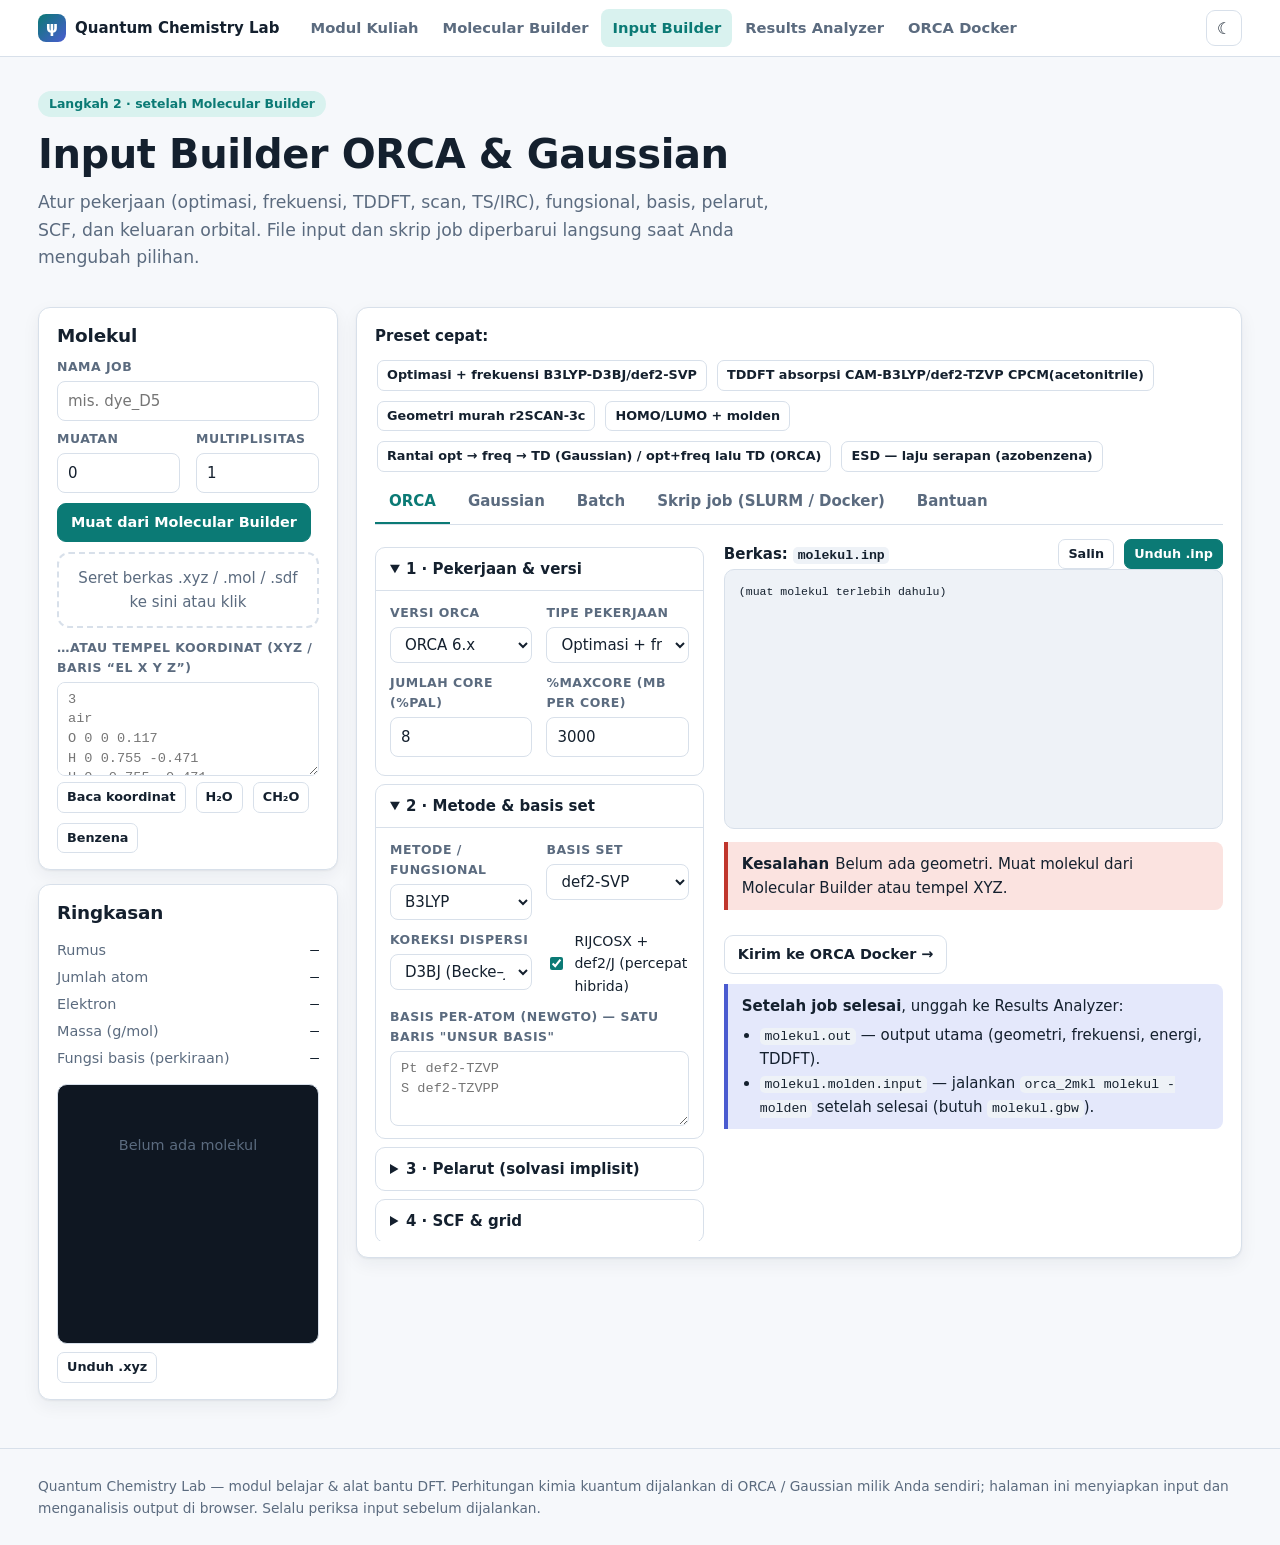
<file: input-builder.html>
<!doctype html>
<html lang="id">
<head>
<meta charset="utf-8">
<meta name="viewport" content="width=device-width,initial-scale=1">
<title>Input Builder ORCA & Gaussian — Quantum Chemistry Lab</title>
<meta name="description" content="Pembuat file input ORCA dan Gaussian lengkap: optimasi, frekuensi, TDDFT, solvasi, skrip SLURM dan Docker. Berjalan sepenuhnya di browser.">
<link rel="stylesheet" href="assets/css/style.css">
<link rel="stylesheet" href="assets/css/inputbuilder.css">
</head>
<body data-page="input">
<div class="container">
  <div class="hero" style="padding-bottom:6px">
    <span class="pill">Langkah 2 · setelah Molecular Builder</span>
    <h1>Input Builder ORCA &amp; Gaussian</h1>
    <p class="lead">Atur pekerjaan (optimasi, frekuensi, TDDFT, scan, TS/IRC), fungsional, basis, pelarut, SCF, dan keluaran orbital. File input dan skrip job diperbarui langsung saat Anda mengubah pilihan.</p>
  </div>

  <div class="ib-layout">
    <!-- ================= kolom kiri: molekul ================= -->
    <aside class="ib-side">
      <div class="card">
        <h3 style="margin-top:0">Molekul</h3>
        <div class="field"><label for="mol-name">Nama job</label><input id="mol-name" type="text" placeholder="mis. dye_D5" spellcheck="false"></div>
        <div class="grid g2" style="margin-top:8px">
          <div class="field"><label for="mol-charge">Muatan</label><input id="mol-charge" type="number" step="1" value="0"></div>
          <div class="field"><label for="mol-mult">Multiplisitas</label><input id="mol-mult" type="number" step="1" min="1" value="1"></div>
        </div>
        <div id="parity" class="callout hidden" style="margin-top:10px"></div>
        <div class="row" style="margin-top:10px">
          <button class="btn primary" id="btn-from-builder" type="button">Muat dari Molecular Builder</button>
        </div>
        <div id="mol-drop" class="dropzone" style="margin-top:10px;padding:12px">Seret berkas .xyz / .mol / .sdf ke sini atau klik</div>
        <div class="field" style="margin-top:10px"><label for="mol-paste">…atau tempel koordinat (XYZ / baris “El x y z”)</label>
          <textarea id="mol-paste" rows="4" spellcheck="false" placeholder="3&#10;air&#10;O 0 0 0.117&#10;H 0 0.755 -0.471&#10;H 0 -0.755 -0.471"></textarea></div>
        <div class="row" style="margin-top:6px">
          <button class="btn sm" id="btn-parse" type="button">Baca koordinat</button>
          <button class="btn sm example-btn" data-ex="h2o" type="button">H₂O</button>
          <button class="btn sm example-btn" data-ex="ch2o" type="button">CH₂O</button>
          <button class="btn sm example-btn" data-ex="benzene" type="button">Benzena</button>
        </div>
      </div>
      <div class="card" style="margin-top:14px">
        <h3 style="margin-top:0">Ringkasan</h3>
        <dl class="kv">
          <dt>Rumus</dt><dd id="sum-formula">—</dd><dt>Jumlah atom</dt><dd id="sum-atoms">—</dd><dt>Elektron</dt><dd id="sum-elec">—</dd>
          <dt>Massa (g/mol)</dt><dd id="sum-mass">—</dd><dt>Fungsi basis (perkiraan)</dt><dd id="sum-nbf">—</dd>
        </dl>
        <div id="viewer3d" class="viewer" style="height:260px;margin-top:10px"><div class="loading">Belum ada molekul</div></div>
        <div class="row" style="margin-top:8px"><button class="btn sm" id="dl-xyz" type="button">Unduh .xyz</button></div>
      </div>
    </aside>

    <!-- ================= kolom kanan: pengaturan + keluaran ================= -->
    <main class="ib-main">
      <div class="card">
        <div class="row" style="align-items:center;margin-bottom:6px"><b>Preset cepat:</b><div id="presets" class="chips"></div></div>
        <div id="engine-tabs">
          <div class="tabs" role="tablist">
            <button class="tab active" data-tab="tab-orca" type="button">ORCA</button>
            <button class="tab" data-tab="tab-gauss" type="button">Gaussian</button>
            <button class="tab" data-tab="tab-batch" type="button">Batch</button>
            <button class="tab" data-tab="tab-scripts" type="button">Skrip job (SLURM / Docker)</button>
            <button class="tab" data-tab="tab-help" type="button">Bantuan</button>
          </div>

          <!-- ORCA -->
          <div id="tab-orca" class="tab-panel active">
            <div class="ib-split">
              <div id="orca-form" class="ib-form"></div>
              <div class="ib-out">
                <div class="row between"><b>Berkas: <code id="fname-orca">job.inp</code></b>
                  <span class="row"><button class="btn sm" id="copy-orca" type="button">Salin</button><button class="btn sm primary" id="dl-orca" type="button">Unduh .inp</button></span></div>
                <pre id="pre-orca" class="codebox" aria-label="Input ORCA"></pre>
                <div id="val-orca" class="stack" style="margin-top:8px"></div>
                <div class="row" style="margin-top:10px"><button class="btn" id="send-docker" type="button">Kirim ke ORCA Docker →</button></div>
                <div class="callout info" style="margin-top:10px"><b>Setelah job selesai</b>, unggah ke Results Analyzer:<ul id="reminder-files" style="margin:.3em 0 0;padding-left:1.2em"></ul></div>
              </div>
            </div>
          </div>

          <!-- Gaussian -->
          <div id="tab-gauss" class="tab-panel">
            <div class="ib-split">
              <div id="gauss-form" class="ib-form"></div>
              <div class="ib-out">
                <div class="row between"><b>Berkas: <code id="fname-gauss">job.com</code></b>
                  <span class="row"><button class="btn sm" id="copy-gauss" type="button">Salin</button><button class="btn sm primary" id="dl-gauss" type="button">Unduh .com</button></span></div>
                <pre id="pre-gauss" class="codebox" aria-label="Input Gaussian"></pre>
                <div id="val-gauss" class="stack" style="margin-top:8px"></div>
              </div>
            </div>
          </div>

          <!-- Batch -->
          <div id="tab-batch" class="tab-panel">
            <p class="muted">Buat banyak input sekaligus memakai pengaturan di tab ORCA/Gaussian. Tempel beberapa blok XYZ berurutan (baris judul = nama), atau satu baris “nama SMILES” per molekul bila Molecular Builder tersedia, atau muat seri dari Molecular Builder.</p>
            <div class="row"><label class="check"><input type="radio" name="batch-eng" value="orca" checked> ORCA</label><label class="check"><input type="radio" name="batch-eng" value="gaussian"> Gaussian</label>
              <button class="btn sm" id="batch-load-series" type="button">Muat seri dari Molecular Builder</button></div>
            <textarea id="batch-text" rows="8" spellcheck="false" style="margin-top:8px" placeholder="3&#10;air&#10;O 0 0 0.117&#10;H 0 0.755 -0.471&#10;H 0 -0.755 -0.471"></textarea>
            <div class="row" style="margin:8px 0"><button class="btn primary" id="batch-run" type="button">Hasilkan input</button><span id="batch-count" class="muted small"></span></div>
            <div id="batch-actions" class="row hidden"><button class="btn sm" id="batch-dl-all" type="button">Unduh semua</button><button class="btn sm" id="batch-dl-sh" type="button">Unduh make_inputs.sh</button></div>
            <div class="tablewrap" style="margin-top:8px"><table class="data"><thead><tr><th>Nama</th><th>Rumus</th><th class="num">Atom</th><th>Berkas</th><th>Status</th><th></th></tr></thead><tbody id="batch-list"></tbody></table></div>
            <pre id="batch-preview" class="codebox" style="margin-top:8px;min-height:60px"></pre>
          </div>

          <!-- Skrip -->
          <div id="tab-scripts" class="tab-panel">
            <p class="muted">Skrip pengiriman job untuk HPC (SLURM), Docker, atau mesin lokal. Sesuaikan nama modul/partisi dengan klaster Anda (mis. BRIN) — nama di bawah hanyalah contoh.</p>
            <div class="grid g3">
              <div class="field"><label for="s-partition">Partisi SLURM</label><input id="s-partition" type="text"></div>
              <div class="field"><label for="s-time">Batas waktu (HH:MM:SS)</label><input id="s-time" type="text"></div>
              <div class="field"><label for="s-job">Nama job (opsional)</label><input id="s-job" type="text"></div>
              <div class="field"><label for="s-orca-mod">Modul ORCA</label><input id="s-orca-mod" type="text"></div>
              <div class="field"><label for="s-gauss-mod">Modul Gaussian</label><input id="s-gauss-mod" type="text"></div>
              <div class="field"><label for="s-image">Image Docker ORCA</label><input id="s-image" type="text"></div>
            </div>
            <div class="grid g2" style="margin-top:12px">
              <div><div class="row between"><b>SLURM · ORCA</b><span class="row"><button class="btn sm" data-copy-target="script-slurm-orca" type="button">Salin</button><button class="btn sm" data-dl-target="script-slurm-orca" data-dl-name="{n}_orca.slurm" type="button">Unduh</button></span></div><pre id="script-slurm-orca" class="codebox"></pre></div>
              <div><div class="row between"><b>SLURM · Gaussian</b><span class="row"><button class="btn sm" data-copy-target="script-slurm-gauss" type="button">Salin</button><button class="btn sm" data-dl-target="script-slurm-gauss" data-dl-name="{n}_g16.slurm" type="button">Unduh</button></span></div><pre id="script-slurm-gauss" class="codebox"></pre></div>
              <div><div class="row between"><b>Docker</b><span class="row"><button class="btn sm" data-copy-target="script-docker" type="button">Salin</button><button class="btn sm" data-dl-target="script-docker" data-dl-name="{n}_docker.sh" type="button">Unduh</button></span></div><pre id="script-docker" class="codebox"></pre></div>
              <div><div class="row between"><b>Lokal</b><span class="row"><button class="btn sm" data-copy-target="script-local" type="button">Salin</button><button class="btn sm" data-dl-target="script-local" data-dl-name="{n}_local.sh" type="button">Unduh</button></span></div><pre id="script-local" class="codebox"></pre></div>
            </div>
          </div>

          <!-- Bantuan -->
          <div id="tab-help" class="tab-panel">
            <h3 style="margin-top:0">Alur kerja yang disarankan untuk zat warna DSSC</h3>
            <ol>
              <li><b>Opt + Freq</b> (mis. B3LYP-D3BJ/def2-SVP + CPCM): pastikan tidak ada frekuensi imajiner.</li>
              <li><b>TDDFT</b> pada geometri hasil optimasi (mis. CAM-B3LYP atau ωB97X-D3 dengan def2-TZVP, NRoots ≥ 10–20, pelarut sesuai).</li>
              <li>Aktifkan <b>keluaran orbital</b>: ORCA → jalankan <code>orca_2mkl nama -molden</code>; Gaussian → aktifkan <code>%chk</code> lalu <code>formchk nama.chk nama.fchk</code>.</li>
              <li>Unggah <code>.out/.log</code> (+ <code>.molden.input</code> / <code>.fchk</code>) ke <a href="results-analyzer.html">Results Analyzer</a>.</li>
            </ol>
            <div class="callout warn"><b>Catatan:</b> preset hanyalah titik awal yang umum dipakai, bukan jaminan kecocokan untuk sistem Anda. Validasi fungsional/basis terhadap data eksperimen atau metode yang lebih tinggi. Periksa sintaks terhadap manual versi ORCA/Gaussian yang Anda pakai.</div>
          </div>
        </div>
      </div>
    </main>
  </div>
</div>
<div id="site-footer"></div>
<script src="assets/js/common.js"></script>
<script src="assets/js/inputbuilder.js"></script>
</body>
</html>
</file>
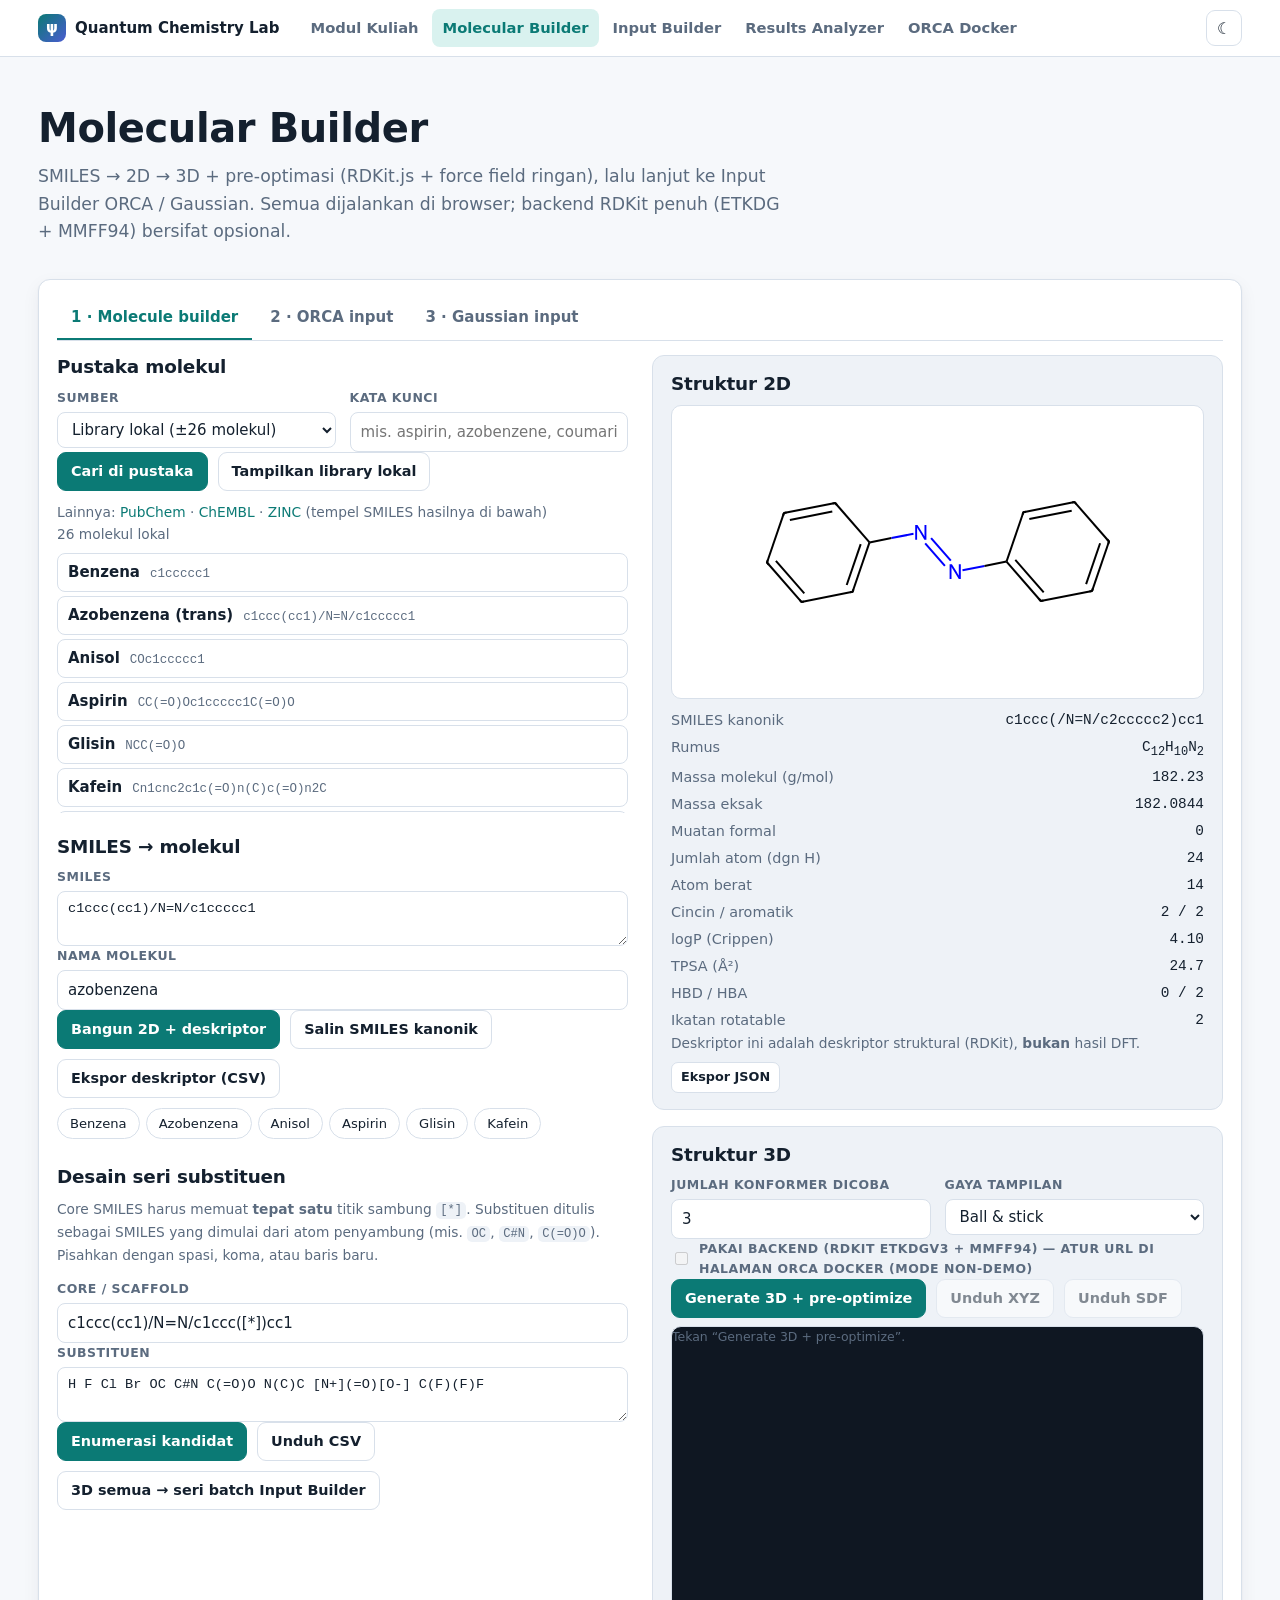
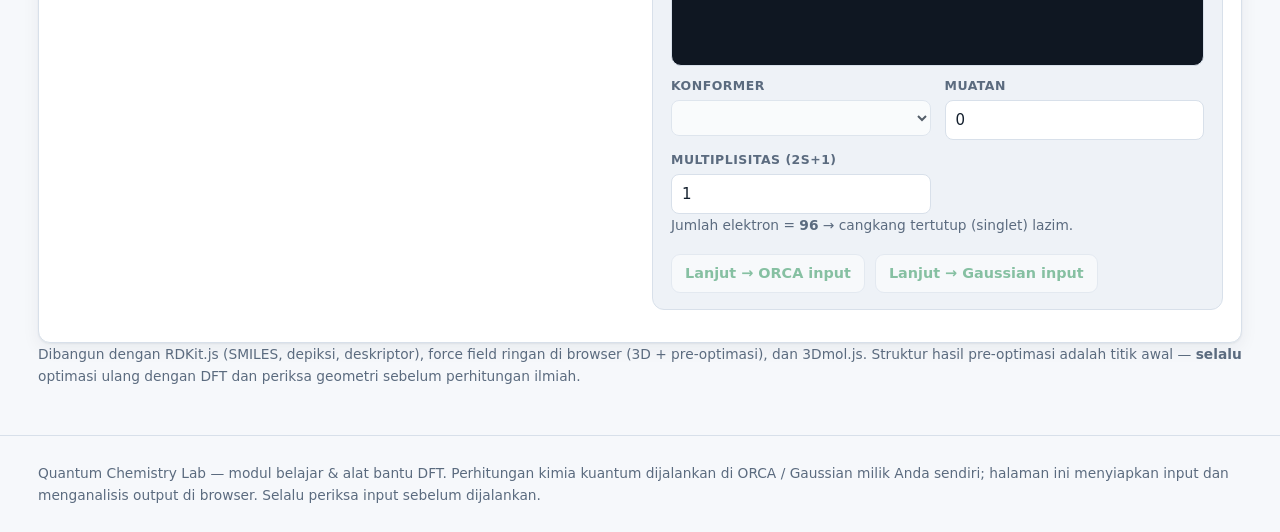
<file: molecular-builder.html>
<!doctype html>
<html lang="id">
<head>
<meta charset="utf-8">
<meta name="viewport" content="width=device-width,initial-scale=1">
<title>Molecular Builder · DFT Studio</title>
<meta name="description" content="Bangun molekul dari SMILES atau pustaka (PubChem, ChEMBL), depiksi 2D, deskriptor, seri substituen, struktur 3D + pre-optimasi, lalu lanjut ke input ORCA/Gaussian.">
<link rel="stylesheet" href="assets/css/style.css">
<link rel="stylesheet" href="assets/css/molbuilder.css">
</head>
<body>
<main class="container" id="app">
  <section class="hero">
    <h1>Molecular Builder</h1>
    <p class="lead">SMILES → 2D → 3D + pre-optimasi (RDKit.js + force field ringan), lalu lanjut ke Input Builder ORCA / Gaussian. Semua dijalankan di browser; backend RDKit penuh (ETKDG + MMFF94) bersifat opsional.</p>
  </section>

  <div id="wb" class="card">
    <div class="tabs" role="tablist">
      <button class="tab active" data-tab="t-build">1 · Molecule builder</button>
      <button class="tab" data-tab="t-orca">2 · ORCA input</button>
      <button class="tab" data-tab="t-gauss">3 · Gaussian input</button>
    </div>

    <!-- ===================== TAB 1 ===================== -->
    <div id="t-build" class="tab-panel active">
      <div class="mb-layout">
        <div class="mb-left">

          <h3>Pustaka molekul</h3>
          <div class="form-grid">
            <div class="field"><label for="lib-src">Sumber</label>
              <select id="lib-src">
                <option value="local">Library lokal (±26 molekul)</option>
                <option value="pubchem">PubChem (PUG REST)</option>
                <option value="chembl">ChEMBL (REST)</option>
              </select></div>
            <div class="field"><label for="lib-q">Kata kunci</label><input type="text" id="lib-q" placeholder="mis. aspirin, azobenzene, coumarin"></div>
          </div>
          <div class="row">
            <button class="btn primary" id="lib-go">Cari di pustaka</button>
            <button class="btn" id="lib-local">Tampilkan library lokal</button>
            <span class="small muted">Lainnya: <a href="https://pubchem.ncbi.nlm.nih.gov/" target="_blank" rel="noopener">PubChem</a> · <a href="https://www.ebi.ac.uk/chembl/" target="_blank" rel="noopener">ChEMBL</a> · <a href="https://zinc.docking.org/" target="_blank" rel="noopener">ZINC</a> (tempel SMILES hasilnya di bawah)</span>
          </div>
          <div id="lib-status" class="small muted" role="status"></div>
          <div id="lib-res" class="lib-res"></div>

          <h3 style="margin-top:22px">SMILES → molekul</h3>
          <div class="field"><label for="smi">SMILES</label><textarea id="smi" rows="2" spellcheck="false">c1ccc(cc1)/N=N/c1ccccc1</textarea></div>
          <div class="form-grid">
            <div class="field"><label for="mname">Nama molekul</label><input type="text" id="mname" value="azobenzena"></div>
          </div>
          <div class="row">
            <button class="btn primary" id="btn-build">Bangun 2D + deskriptor</button>
            <button class="btn" id="btn-copy-smi">Salin SMILES kanonik</button>
            <button class="btn" id="btn-csv-desc">Ekspor deskriptor (CSV)</button>
          </div>
          <div class="chips" id="examples" style="margin-top:10px"></div>
          <div id="build-msg" role="status"></div>

          <h3 style="margin-top:26px">Desain seri substituen</h3>
          <p class="small muted">Core SMILES harus memuat <b>tepat satu</b> titik sambung <code>[*]</code>. Substituen ditulis sebagai SMILES yang dimulai dari atom penyambung (mis. <code>OC</code>, <code>C#N</code>, <code>C(=O)O</code>). Pisahkan dengan spasi, koma, atau baris baru.</p>
          <div class="field"><label for="core">Core / scaffold</label><input type="text" id="core" class="mono" value="c1ccc(cc1)/N=N/c1ccc([*])cc1"></div>
          <div class="field"><label for="subs">Substituen</label><textarea id="subs" rows="2" class="mono" spellcheck="false">H F Cl Br OC C#N C(=O)O N(C)C [N+](=O)[O-] C(F)(F)F</textarea></div>
          <div class="row">
            <button class="btn primary" id="btn-enum">Enumerasi kandidat</button>
            <button class="btn" id="btn-enum-csv">Unduh CSV</button>
            <button class="btn" id="btn-enum-3d">3D semua → seri batch Input Builder</button>
          </div>
          <div id="enum-msg" role="status" class="small"></div>
          <div class="tablewrap" id="enum-wrap" style="margin-top:10px;display:none"><table class="t" id="enum-tbl"></table></div>
        </div>

        <div class="mb-right">
          <div class="card inner">
            <h3>Struktur 2D</h3>
            <div id="depict" class="depict"><span class="muted small">Belum ada struktur.</span></div>
            <dl class="kv" id="desc"></dl>
            <div class="small muted" id="desc-note">Deskriptor ini adalah deskriptor struktural (RDKit), <b>bukan</b> hasil DFT.</div>
            <div class="row" style="margin-top:8px"><button class="btn sm" id="btn-json">Ekspor JSON</button></div>
          </div>

          <div class="card inner">
            <h3>Struktur 3D</h3>
            <div class="form-grid">
              <div class="field"><label for="nconf">Jumlah konformer dicoba</label><input type="number" id="nconf" min="1" max="12" value="3"></div>
              <div class="field"><label for="vstyle">Gaya tampilan</label>
                <select id="vstyle"><option value="ballstick">Ball &amp; stick</option><option value="sticks">Sticks</option><option value="spheres">Spheres</option><option value="lines">Lines</option></select></div>
            </div>
            <div class="field inline"><input type="checkbox" id="use-backend"><label for="use-backend">Pakai backend (RDKit ETKDGv3 + MMFF94) — <span id="backend-hint" class="muted"></span></label></div>
            <div class="row">
              <button class="btn primary" id="btn-3d">Generate 3D + pre-optimize</button>
              <button class="btn" id="btn-xyz" disabled>Unduh XYZ</button>
              <button class="btn" id="btn-sdf" disabled>Unduh SDF</button>
            </div>
            <div id="msg3d" role="status" class="small" style="margin-top:8px"></div>
            <div class="viewer mbview" id="v3d"><div class="vlabel">Tekan “Generate 3D + pre-optimize”.</div></div>
            <div class="form-grid" style="margin-top:10px">
              <div class="field"><label for="confsel">Konformer</label><select id="confsel" disabled></select></div>
              <div class="field"><label for="mcharge">Muatan</label><input type="number" id="mcharge" value="0" step="1"></div>
              <div class="field"><label for="mmult">Multiplisitas (2S+1)</label><input type="number" id="mmult" value="1" min="1" step="1"></div>
            </div>
            <div id="elec" class="small muted"></div>
            <div class="row" style="margin-top:10px">
              <button class="btn good go-input" data-eng="orca" disabled>Lanjut → ORCA input</button>
              <button class="btn good go-input" data-eng="gaussian" disabled>Lanjut → Gaussian input</button>
            </div>
          </div>
        </div>
      </div>
    </div>

    <!-- ===================== TAB 2 / 3 ===================== -->
    <div id="t-orca" class="tab-panel">
      <h3>Lanjut ke input ORCA</h3>
      <div class="handoff-sum" data-eng="orca"></div>
      <p class="small muted">Input Builder memuat molekul ini otomatis, lalu Anda memilih job (opt/freq/TDDFT…), fungsional, basis set, dan pelarut. Hasil dapat dikirim ke ORCA Docker Workbench.</p>
      <div class="row"><button class="btn good go-input" data-eng="orca" disabled>Buka Input Builder (ORCA)</button></div>
    </div>
    <div id="t-gauss" class="tab-panel">
      <h3>Lanjut ke input Gaussian</h3>
      <div class="handoff-sum" data-eng="gaussian"></div>
      <p class="small muted">Input Builder memuat molekul ini otomatis dan membuka tab Gaussian (route section, %chk, TD-DFT, pelarut, dll.).</p>
      <div class="row"><button class="btn good go-input" data-eng="gaussian" disabled>Buka Input Builder (Gaussian)</button></div>
    </div>
  </div>
  <p class="small muted">Dibangun dengan RDKit.js (SMILES, depiksi, deskriptor), force field ringan di browser (3D + pre-optimasi), dan 3Dmol.js. Struktur hasil pre-optimasi adalah titik awal — <b>selalu</b> optimasi ulang dengan DFT dan periksa geometri sebelum perhitungan ilmiah.</p>
</main>
<script src="assets/js/common.js"></script>
<script src="assets/js/plot.js"></script>
<script src="assets/js/molbuilder.js"></script>
</body>
</html>
</file>
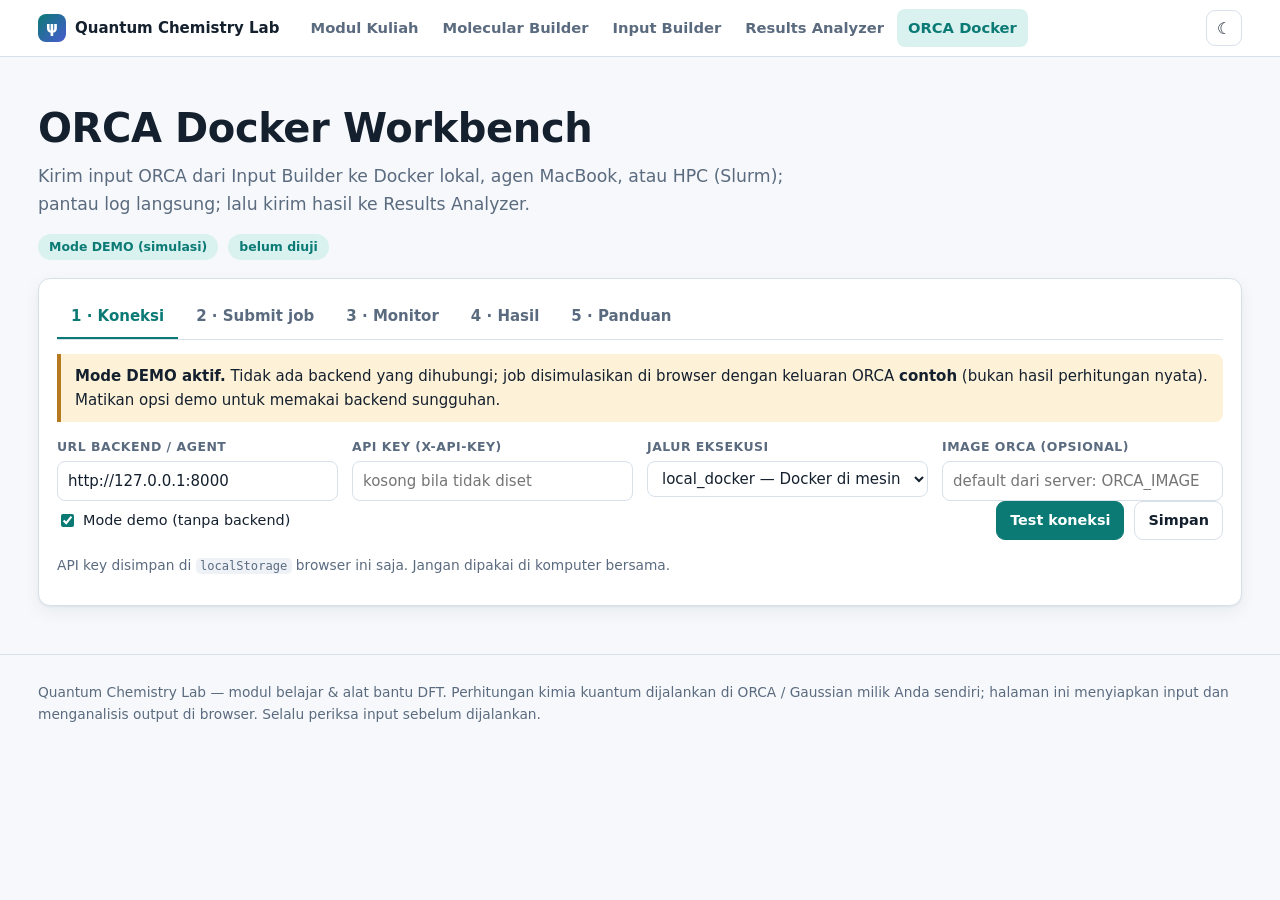
<file: orca-docker.html>
<!doctype html>
<html lang="id">
<head>
<meta charset="utf-8">
<meta name="viewport" content="width=device-width,initial-scale=1">
<title>ORCA Docker Workbench · DFT Studio</title>
<meta name="description" content="Kirim, pantau, dan analisis job ORCA di Docker lokal, agen MacBook, atau HPC Slurm.">
<link rel="stylesheet" href="assets/css/style.css">
<link rel="stylesheet" href="assets/css/docker.css">
</head>
<body>
<main class="container" id="app">
  <section class="hero">
    <h1>ORCA Docker Workbench</h1>
    <p class="lead">Kirim input ORCA dari Input Builder ke Docker lokal, agen MacBook, atau HPC (Slurm); pantau log langsung; lalu kirim hasil ke Results Analyzer.</p>
    <div class="row">
      <span id="modePill" class="pill warn">Mode DEMO (simulasi)</span>
      <span id="connPill" class="pill">belum diuji</span>
    </div>
  </section>

  <div id="wb" class="card">
    <div class="tabs" role="tablist">
      <button class="tab active" data-tab="t-conn">1 · Koneksi</button>
      <button class="tab" data-tab="t-submit">2 · Submit job</button>
      <button class="tab" data-tab="t-monitor">3 · Monitor</button>
      <button class="tab" data-tab="t-results">4 · Hasil</button>
      <button class="tab" data-tab="t-guide">5 · Panduan</button>
    </div>

    <!-- 1 KONEKSI -->
    <div class="tab-panel active" id="t-conn">
      <div class="callout warn" id="demoNote"><b>Mode DEMO aktif.</b> Tidak ada backend yang dihubungi; job disimulasikan di browser dengan keluaran ORCA <b>contoh</b> (bukan hasil perhitungan nyata). Matikan opsi demo untuk memakai backend sungguhan.</div>
      <div class="form-grid">
        <div class="field"><label for="cUrl">URL backend / agent</label><input id="cUrl" type="url" placeholder="http://127.0.0.1:8000"></div>
        <div class="field"><label for="cKey">API key (X-API-Key)</label><input id="cKey" type="password" autocomplete="off" placeholder="kosong bila tidak diset"></div>
        <div class="field"><label for="cBackend">Jalur eksekusi</label>
          <select id="cBackend">
            <option value="local_docker">local_docker — Docker di mesin backend</option>
            <option value="local_agent">local_agent — antrean untuk agen MacBook</option>
            <option value="slurm_brin">slurm_brin — HPC via SSH + Slurm</option>
          </select></div>
        <div class="field"><label for="cImage">Image ORCA (opsional)</label><input id="cImage" type="text" placeholder="default dari server: ORCA_IMAGE"></div>
      </div>
      <div class="row">
        <label class="inline-check"><input type="checkbox" id="cDemo"> Mode demo (tanpa backend)</label>
        <span class="spacer"></span>
        <button class="btn primary" id="btnTest">Test koneksi</button>
        <button class="btn" id="btnSave">Simpan</button>
      </div>
      <div id="healthOut" class="health"></div>
      <p class="small muted">API key disimpan di <code>localStorage</code> browser ini saja. Jangan dipakai di komputer bersama.</p>
    </div>

    <!-- 2 SUBMIT -->
    <div class="tab-panel" id="t-submit">
      <div class="grid g2">
        <div>
          <div class="row" style="margin-bottom:8px">
            <button class="btn" id="btnFromBuilder">↧ Muat dari Input Builder</button>
            <label class="btn" for="fInp" style="margin:0">Unggah .inp</label>
            <input type="file" id="fInp" accept=".inp,.txt" hidden>
            <button class="btn" id="btnSample">Contoh</button>
          </div>
          <div class="form-grid" style="margin-bottom:10px">
            <div class="field"><label for="sName">Nama job</label><input id="sName" type="text" value="job"></div>
            <div class="field"><label for="sInpName">Nama berkas input</label><input id="sInpName" type="text" value="job.inp"></div>
          </div>
          <label for="sText">Isi input ORCA</label>
          <textarea id="sText" rows="16" spellcheck="false" placeholder="! B3LYP def2-SVP Opt Freq&#10;* xyz 0 1&#10;...&#10;*"></textarea>
        </div>
        <div>
          <h3>Sumber daya</h3>
          <div class="form-grid">
            <div class="field"><label for="sProcs">nprocs</label><input id="sProcs" type="number" min="1" value="1"></div>
            <div class="field"><label for="sMem">Memori per core (MB)</label><input id="sMem" type="number" min="100" value="2000"></div>
            <div class="field"><label for="sWall">Walltime (HH:MM:SS)</label><input id="sWall" type="text" value="24:00:00"></div>
          </div>
          <div class="field"><label>Berkas tambahan (mis. .xyz, .gbw awal)</label>
            <input type="file" id="fExtra" multiple>
            <div id="extraList" class="small muted"></div></div>
          <h3>Pemeriksaan input</h3>
          <ul id="checks" class="checks"></ul>
          <div class="row">
            <button class="btn" id="btnPal">Sisipkan %pal / %maxcore</button>
            <span class="spacer"></span>
            <button class="btn good" id="btnSubmit">▶ Submit job</button>
          </div>
          <div id="submitMsg" class="small" style="margin-top:8px"></div>
        </div>
      </div>
    </div>

    <!-- 3 MONITOR -->
    <div class="tab-panel" id="t-monitor">
      <div class="row" style="margin-bottom:10px">
        <button class="btn" id="btnRefresh">↻ Segarkan</button>
        <label class="inline-check"><input type="checkbox" id="autoRef" checked> Auto-refresh (3 d)</label>
        <span class="spacer"></span><span id="monInfo" class="small muted"></span>
      </div>
      <div class="tablewrap"><table class="t" id="jobTable"><thead><tr><th>ID</th><th>Nama</th><th>Jalur</th><th>Status</th><th class="num">nprocs</th><th>Dibuat</th><th class="num">Durasi</th><th>Aksi</th></tr></thead><tbody></tbody></table></div>
      <div class="row" style="margin:14px 0 6px">
        <h3 style="margin:0">Log: <span id="logJob" class="mono muted">—</span></h3>
        <span class="spacer"></span>
        <label class="inline-check">tail <select id="logTail" style="width:auto"><option>100</option><option selected>300</option><option>1000</option><option>5000</option></select></label>
        <label class="inline-check"><input type="checkbox" id="autoScroll" checked> auto-scroll</label>
      </div>
      <pre id="logBox" class="logbox">(pilih job → Log)</pre>
    </div>

    <!-- 4 HASIL -->
    <div class="tab-panel" id="t-results">
      <div class="row" style="margin-bottom:12px">
        <div class="field" style="margin:0;min-width:260px"><label for="rJob">Job</label><select id="rJob"></select></div>
        <button class="btn primary" id="btnLoadOut" style="align-self:flex-end">Ambil &amp; analisis .out</button>
        <button class="btn" id="btnToAnalyzer" style="align-self:flex-end" disabled>→ Kirim ke Results Analyzer</button>
      </div>
      <div id="rMsg" class="small muted"></div>
      <div id="rStats" class="grid g4" style="margin:12px 0"></div>
      <div id="rFlags" class="chips" style="margin-bottom:12px"></div>
      <h3>Berkas job</h3>
      <div class="tablewrap" style="max-height:240px"><table class="t" id="fileTable"><thead><tr><th>Nama</th><th class="num">Ukuran</th><th></th></tr></thead><tbody></tbody></table></div>
      <p class="small muted">Untuk orbital HOMO/LUMO: ubah <code>.gbw</code> menjadi <code>.molden</code> dengan <code>orca_2mkl job -molden</code>, lalu unggah ke Results Analyzer.</p>
    </div>

    <!-- 5 PANDUAN -->
    <div class="tab-panel" id="t-guide">
      <div class="grid g2">
        <div>
          <h3>Langkah cepat</h3>
          <ol>
            <li>Tab <b>Koneksi</b>: isi URL backend (mis. <code>http://127.0.0.1:8000</code>), API key, pilih jalur, <i>Test koneksi</i>.</li>
            <li>Buat input di <a href="input-builder.html">Input Builder</a> → tombol kirim ke Docker, atau tempel/unggah <code>.inp</code> di tab Submit.</li>
            <li>Periksa peringatan (nprocs, maxcore, berkas koordinat), lalu <b>Submit</b>.</li>
            <li>Pantau di <b>Monitor</b>; saat <i>done</i>, buka <b>Hasil</b> → analisis → <i>Kirim ke Results Analyzer</i>.</li>
          </ol>
          <h3>Jalur</h3>
          <ul>
            <li><b>local_docker</b>: backend FastAPI (<code>backend/</code>) menjalankan <code>docker run</code> di mesinnya.</li>
            <li><b>local_agent</b>: job diantrekan di backend; <code>local-agent/agent.py poll</code> di MacBook mengambilnya. Atau arahkan URL langsung ke <code>http://127.0.0.1:8765</code> (agent <code>serve</code>) dengan jalur <code>local_docker</code>.</li>
            <li><b>slurm_brin</b>: backend mengirim <code>sbatch</code> via SSH. Partisi/modul diisi di <code>.env</code> backend sesuai dokumentasi cluster Anda.</li>
          </ul>
          <h3>ORCA tidak disertakan</h3>
          <p>Anda perlu lisensi/unduhan ORCA sendiri dan image Docker pribadi. Lihat <code>local-agent/README.md</code>.</p>
        </div>
        <div>
          <h3>Keamanan</h3>
          <ul>
            <li>Backend mengeksekusi input yang Anda kirim. Selalu set <code>API_KEY</code>, batasi <code>CORS_ORIGINS</code> ke origin Pages Anda.</li>
            <li>Halaman <b>HTTPS</b> hanya bisa memanggil backend <b>HTTPS</b>, kecuali <code>localhost</code>/<code>127.0.0.1</code> (Chrome/Firefox). <b>Safari memblokir</b> <code>http://localhost</code> dari halaman HTTPS.</li>
            <li>API key tersimpan di localStorage; jangan simpan di komputer umum.</li>
          </ul>
          <h3>Pemecahan masalah</h3>
          <dl class="kv" style="grid-template-columns:1fr">
            <dt>"Failed to fetch"</dt><dd>Backend mati, URL salah, CORS tidak mengizinkan origin ini, atau mixed content (HTTPS→HTTP). Cek konsol browser.</dd>
            <dt>401</dt><dd>API key salah.</dd>
            <dt>503 backend tidak tersedia</dt><dd>Docker Desktop belum jalan / Slurm belum dikonfigurasi (lihat Test koneksi).</dd>
            <dt>Job "failed" tanpa .out</dt><dd>Image tidak ada, atau <code>orca</code> tidak di PATH image. Coba <code>docker run --rm IMAGE which orca</code>.</dd>
            <dt>ORCA paralel gagal</dt><dd>Perlu path absolut (<code>$(which orca)</code> — sudah dipakai), <code>%pal nprocs</code> sama dengan nprocs, dan MPI terpasang di image.</dd>
            <dt>Analyzer tidak menerima hasil besar</dt><dd>Hasil sangat besar melebihi kuota localStorage; halaman memakai sessionStorage/IndexedDB, atau unduh <code>.out</code> dan unggah manual.</dd>
          </dl>
        </div>
      </div>
    </div>
  </div>
</main>
<script src="assets/js/common.js"></script>
<script src="assets/js/plot.js"></script>
<script src="assets/js/docker.js"></script>
</body>
</html>
</file>
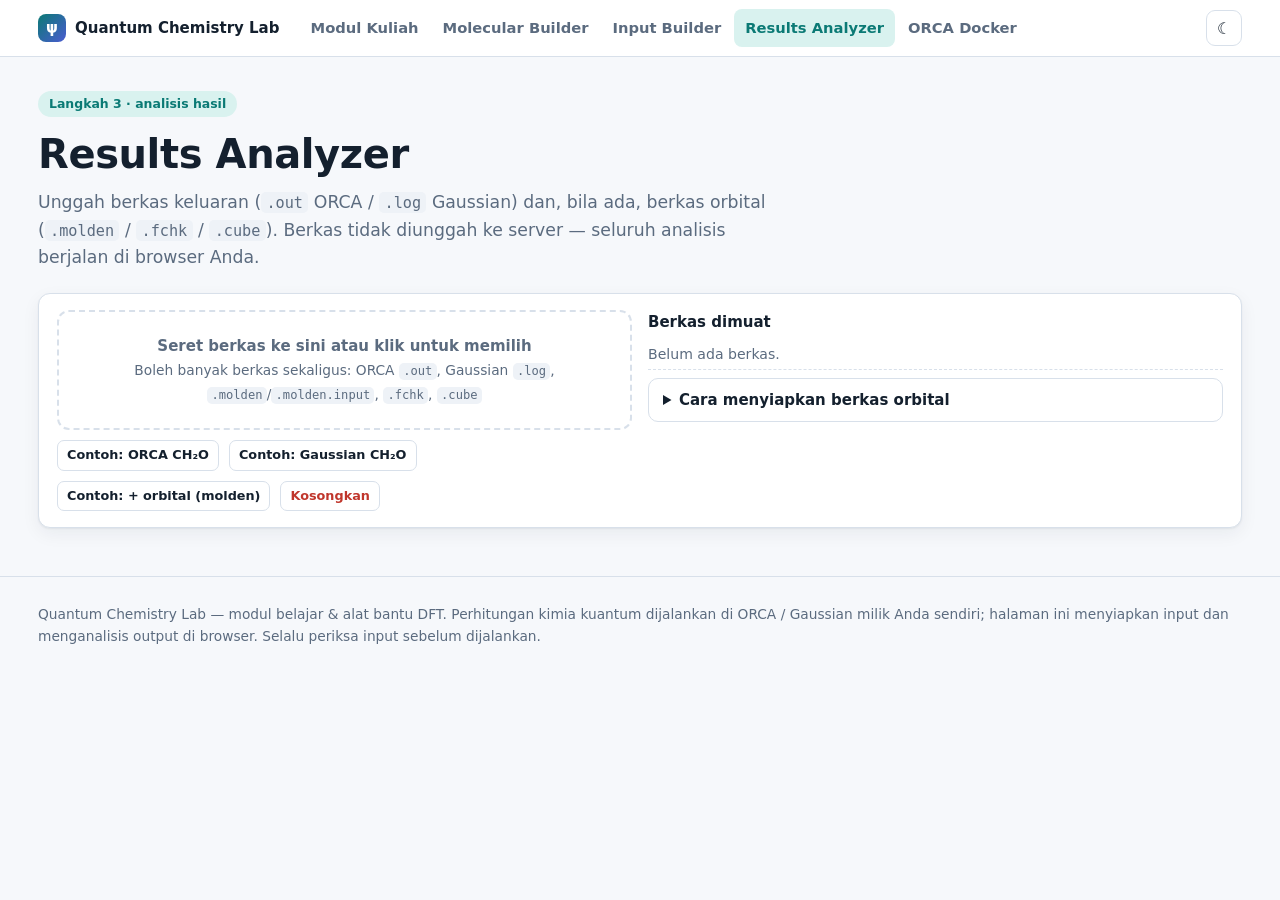
<file: results-analyzer.html>
<!doctype html>
<html lang="id">
<head>
<meta charset="utf-8">
<meta name="viewport" content="width=device-width,initial-scale=1">
<title>Results Analyzer ORCA & Gaussian — Quantum Chemistry Lab</title>
<meta name="description" content="Unggah keluaran ORCA/Gaussian dan lihat geometri, frekuensi, orbital HOMO/LUMO, parameter elektrokimia, dan spektrum TDDFT. Semua diproses di browser Anda.">
<link rel="stylesheet" href="assets/css/style.css">
<link rel="stylesheet" href="assets/css/results.css">
</head>
<body data-page="analyzer">
<div class="container">
  <div class="hero" style="padding-bottom:6px">
    <span class="pill">Langkah 3 · analisis hasil</span>
    <h1>Results Analyzer</h1>
    <p class="lead">Unggah berkas keluaran (<code>.out</code> ORCA / <code>.log</code> Gaussian) dan, bila ada, berkas orbital (<code>.molden</code> / <code>.fchk</code> / <code>.cube</code>). Berkas tidak diunggah ke server — seluruh analisis berjalan di browser Anda.</p>
  </div>

  <div class="card">
    <div class="grid g2">
      <div>
        <div id="drop" class="dropzone" tabindex="0" role="button" aria-label="Unggah berkas hasil">
          <b>Seret berkas ke sini atau klik untuk memilih</b><br>
          <span class="muted small">Boleh banyak berkas sekaligus: ORCA <code>.out</code>, Gaussian <code>.log</code>, <code>.molden</code>/<code>.molden.input</code>, <code>.fchk</code>, <code>.cube</code></span>
          <input id="file-input" type="file" multiple class="hidden">
        </div>
        <div class="row" style="margin-top:10px">
          <button class="btn sm" id="btn-demo-orca" type="button">Contoh: ORCA CH₂O</button>
          <button class="btn sm" id="btn-demo-gauss" type="button">Contoh: Gaussian CH₂O</button>
          <button class="btn sm" id="btn-demo-orb" type="button">Contoh: + orbital (molden)</button>
          <button class="btn sm btn-danger" id="btn-clear" type="button">Kosongkan</button>
        </div>
      </div>
      <div>
        <b>Berkas dimuat</b>
        <ul id="file-list" class="filelist"><li class="muted">Belum ada berkas.</li></ul>
        <details><summary>Cara menyiapkan berkas orbital</summary>
          <div class="small">
            <p><b>ORCA:</b> <code>orca_2mkl nama -molden</code> → menghasilkan <code>nama.molden.input</code> dari <code>nama.gbw</code>.</p>
            <p><b>Gaussian:</b> <code>formchk nama.chk nama.fchk</code> → unggah <code>nama.fchk</code> (berkas <code>.chk</code> biner tidak bisa dibaca langsung di browser).</p>
            <p><b>TDDFT:</b> unggah <code>.out</code>/<code>.log</code> job TDDFT (boleh berkas yang berbeda dari job optimasi; hasilnya digabung).</p>
          </div>
        </details>
      </div>
    </div>
  </div>

  <div id="results" class="hidden" style="margin-top:16px">
    <div id="res-tabs">
      <div class="tabs" role="tablist">
        <button class="tab active" data-tab="r-summary" type="button">Ringkasan</button>
        <button class="tab" data-tab="r-geom" type="button">Geometri</button>
        <button class="tab" data-tab="r-freq" type="button">Frekuensi</button>
        <button class="tab" data-tab="r-props" type="button">Properti molekul</button>
        <button class="tab" data-tab="r-orb" type="button">Orbital &amp; level energi</button>
        <button class="tab" data-tab="r-echem" type="button">Parameter elektrokimia</button>
        <button class="tab" data-tab="r-td" type="button">TDDFT &amp; spektrum</button>
        <button class="tab" data-tab="r-dssc" type="button">Panel DSSC</button>
        <button class="tab" data-tab="r-export" type="button">Ekspor</button>
      </div>

      <div id="r-summary" class="tab-panel active"><div id="sum-body"></div></div>

      <div id="r-geom" class="tab-panel">
        <div class="grid g2r">
          <div>
            <div class="row" style="margin-bottom:6px">
              <select id="g-style" aria-label="Gaya tampilan"><option value="ballstick">Ball &amp; stick</option><option value="stick">Stick</option><option value="sphere">Spacefill</option><option value="line">Garis</option></select>
              <label class="check"><input type="checkbox" id="g-labels"> Label atom</label>
              <label class="check"><input type="checkbox" id="g-h" checked> Hidrogen</label>
              <button class="btn sm" id="g-png" type="button">PNG</button>
              <button class="btn sm" id="g-xyz" type="button">.xyz akhir</button>
            </div>
            <div id="g-viewer" class="viewer" style="height:420px"></div>
            <div id="g-traj" class="hidden" style="margin-top:8px"><label>Langkah optimasi: <b id="g-step-lbl"></b></label><input id="g-step" type="range" min="0" max="0" value="0" style="width:100%"></div>
            <div id="g-pick" class="callout info" style="margin-top:8px">Klik 2–4 atom pada molekul untuk mengukur jarak, sudut, dan dihedral.</div>
          </div>
          <div>
            <div id="g-opt-chart" class="chartbox"></div>
            <div id="g-conv" class="tablewrap" style="margin-top:8px"></div>
          </div>
        </div>
      </div>

      <div id="r-freq" class="tab-panel">
        <div id="f-banner"></div>
        <div class="grid g2r" style="margin-top:10px">
          <div>
            <div class="row"><label>Skala <input id="f-scale" type="number" step="0.001" value="1.000" style="width:80px"></label><label>FWHM (cm⁻¹) <input id="f-fwhm" type="number" step="1" value="20" style="width:70px"></label></div>
            <div id="f-chart" class="chartbox"></div>
            <div id="f-thermo"></div>
          </div>
          <div>
            <div id="f-viewer" class="viewer" style="height:300px"></div>
            <div class="row" style="margin-top:6px"><span id="f-mode-lbl" class="muted small">Pilih mode pada tabel untuk menganimasikan getaran.</span><button class="btn sm" id="f-stop" type="button">Stop</button></div>
            <div id="f-table" class="tablewrap" style="margin-top:8px"></div>
          </div>
        </div>
      </div>

      <div id="r-props" class="tab-panel">
        <div class="row" style="margin-bottom:8px">
          <label class="check"><input type="checkbox" id="p-heavy" checked> Hanya atom berat untuk sudut/dihedral</label>
          <label>Toleransi ikatan <input id="p-tol" type="number" step="0.05" value="1.15" style="width:70px"></label>
          <input id="p-filter" type="search" placeholder="Filter (mis. C1, N–N, C–C)" style="min-width:200px">
        </div>
        <div id="p-plan"></div>
        <div class="grid g3r">
          <div><div class="row between"><b>Panjang ikatan (Å)</b><button class="btn sm" id="csv-bonds" type="button">CSV</button></div><div id="p-bonds" class="tablewrap"></div><div id="p-bond-stat" class="small muted"></div></div>
          <div><div class="row between"><b>Sudut ikatan (°)</b><button class="btn sm" id="csv-angles" type="button">CSV</button></div><div id="p-angles" class="tablewrap"></div></div>
          <div><div class="row between"><b>Sudut dihedral (°)</b><button class="btn sm" id="csv-dihs" type="button">CSV</button></div><div id="p-dihs" class="tablewrap"></div></div>
        </div>
      </div>

      <div id="r-orb" class="tab-panel">
        <div class="grid g2r">
          <div><div id="o-levels" class="chartbox"></div><div id="o-gap" class="small"></div><div id="o-table" class="tablewrap" style="margin-top:8px"></div></div>
          <div>
            <div id="o-need" class="callout warn hidden">Gambar orbital 3D membutuhkan berkas <code>.molden</code> / <code>.fchk</code> / <code>.cube</code>. Unggah berkas tersebut di bagian atas halaman.</div>
            <div id="o-ctrl" class="hidden">
              <div class="row"><label>Orbital A <select id="o-a"></select></label><label>Orbital B <select id="o-b"></select></label></div>
              <div class="row" style="margin-top:6px"><label>Isosurface ±<b id="o-iso-lbl">0.03</b> <input id="o-iso" type="range" min="0.005" max="0.12" step="0.005" value="0.03"></label>
                <label>Resolusi <select id="o-res"><option value="0.35">Cepat</option><option value="0.25" selected>Normal</option><option value="0.18">Halus</option></select></label>
                <button class="btn primary sm" id="o-render" type="button">Gambar orbital</button></div>
              <div id="o-prog" class="muted small"></div>
              <div class="grid g2" style="margin-top:8px"><div><div class="small center" id="o-ta"></div><div id="o-va" class="viewer" style="height:260px"></div></div><div><div class="small center" id="o-tb"></div><div id="o-vb" class="viewer" style="height:260px"></div></div></div>
              <div class="muted small">Biru = fase positif, oranye = fase negatif.</div>
            </div>
          </div>
        </div>
      </div>

      <div id="r-echem" class="tab-panel"><div id="e-body"></div></div>

      <div id="r-td" class="tab-panel">
        <div id="t-none" class="callout warn hidden">Tidak ada data TDDFT. Unggah keluaran job TDDFT (ORCA <code>%tddft</code> / Gaussian <code>td=</code>).</div>
        <div id="t-body" class="hidden">
          <div class="row"><label>FWHM (eV) <input id="t-fwhm" type="number" step="0.05" min="0.02" value="0.30" style="width:80px"></label>
            <label>Bentuk <select id="t-shape"><option value="gauss">Gauss</option><option value="lorentz">Lorentz</option></select></label>
            <label>Min nm <input id="t-min" type="number" placeholder="auto" style="width:80px"></label><label>Maks nm <input id="t-max" type="number" placeholder="auto" style="width:80px"></label>
            <label>Tampilkan f ≥ <input id="t-fmin" type="number" step="0.001" value="0" style="width:80px"></label>
            <button class="btn sm" id="csv-spec" type="button">CSV spektrum</button><button class="btn sm" id="csv-td" type="button">CSV tabel</button></div>
          <div id="t-chart" class="chartbox"></div>
          <div id="t-lambda" class="row" style="margin:6px 0"></div>
          <div id="t-table" class="tablewrap"></div>
          <p class="muted small">ε<sub>puncak</sub> dari f: ∫ε dν̃ = 2.315×10⁸·f (M⁻¹cm⁻¹·cm⁻¹); LHE = 1 − 10<sup>−f</sup>. Lebar pita FWHM adalah parameter tampilan, bukan hasil perhitungan.</p>
        </div>
      </div>

      <div id="r-dssc" class="tab-panel"><div id="d-body"></div></div>

      <div id="r-export" class="tab-panel"><div id="x-body"></div></div>
    </div>
  </div>
</div>
<div id="site-footer"></div>
<script src="assets/js/common.js"></script>
<script src="assets/js/plot.js"></script>
<script src="assets/js/parsers.js"></script>
<script src="assets/js/analysis.js"></script>
<script src="assets/js/orbitals.js"></script>
<script src="assets/js/results.js"></script>
</body>
</html>
</file>
<file: assets/css/style.css>
/* Quantum Chemistry Lab — shared stylesheet */
:root{
  --bg:#f6f8fb; --surface:#ffffff; --surface-2:#eef2f7; --text:#14202e; --muted:#5b6b7f;
  --border:#d8e0ea; --accent:#0b7a75; --accent-ink:#ffffff; --accent-soft:#d9f2ef;
  --accent-2:#4a5bd0; --accent-2-soft:#e4e8fb; --ok:#1e8e4e; --ok-soft:#dff4e7;
  --warn:#b7791f; --warn-soft:#fdf1d8; --danger:#c0362c; --danger-soft:#fbe3e0;
  --shadow:0 1px 2px rgba(15,30,50,.06),0 6px 18px rgba(15,30,50,.06);
  --radius:12px; --mono:ui-monospace,SFMono-Regular,Menlo,Consolas,monospace;
  --sans:system-ui,-apple-system,"Segoe UI",Roboto,"Helvetica Neue",Arial,sans-serif;
  --plot-grid:#e3e9f1; --plot-axis:#7a8aa0; --plot-text:#32445a;
  --c1:#0b7a75; --c2:#4a5bd0; --c3:#d9822b; --c4:#c0362c; --c5:#7a4fb5; --c6:#2d8ac7;
  color-scheme:light;
}
:root[data-theme="dark"]{
  --bg:#0e141c; --surface:#161e29; --surface-2:#1d2735; --text:#e6edf5; --muted:#93a3b8;
  --border:#2a3646; --accent:#35c2b8; --accent-ink:#06201e; --accent-soft:#12312f;
  --accent-2:#8b9bff; --accent-2-soft:#222a4d; --ok:#4cc57e; --ok-soft:#14301f;
  --warn:#e5b04f; --warn-soft:#37290f; --danger:#ff7a6e; --danger-soft:#3b1a17;
  --shadow:0 1px 2px rgba(0,0,0,.4),0 6px 18px rgba(0,0,0,.35);
  --plot-grid:#263243; --plot-axis:#7d8ea6; --plot-text:#c4d0df;
  --c1:#35c2b8; --c2:#8b9bff; --c3:#f0a45a; --c4:#ff7a6e; --c5:#b99af0; --c6:#6cc0f5;
  color-scheme:dark;
}
@media (prefers-color-scheme: dark){
  :root:not([data-theme="light"]){
    --bg:#0e141c; --surface:#161e29; --surface-2:#1d2735; --text:#e6edf5; --muted:#93a3b8;
    --border:#2a3646; --accent:#35c2b8; --accent-ink:#06201e; --accent-soft:#12312f;
    --accent-2:#8b9bff; --accent-2-soft:#222a4d; --ok:#4cc57e; --ok-soft:#14301f;
    --warn:#e5b04f; --warn-soft:#37290f; --danger:#ff7a6e; --danger-soft:#3b1a17;
    --shadow:0 1px 2px rgba(0,0,0,.4),0 6px 18px rgba(0,0,0,.35);
    --plot-grid:#263243; --plot-axis:#7d8ea6; --plot-text:#c4d0df;
    --c1:#35c2b8; --c2:#8b9bff; --c3:#f0a45a; --c4:#ff7a6e; --c5:#b99af0; --c6:#6cc0f5;
    color-scheme:dark;
  }
}
*{box-sizing:border-box}
html{scroll-behavior:smooth;scroll-padding-top:72px}
body{margin:0;background:var(--bg);color:var(--text);font:15px/1.6 var(--sans);-webkit-text-size-adjust:100%}
a{color:var(--accent);text-decoration:none} a:hover{text-decoration:underline}
h1,h2,h3,h4{line-height:1.25;margin:0 0 .5em;font-weight:650;letter-spacing:-.01em}
h1{font-size:2rem} h2{font-size:1.5rem} h3{font-size:1.15rem} h4{font-size:1rem}
p{margin:0 0 .9em} small,.muted{color:var(--muted)} .small{font-size:.86rem}
code,kbd,pre{font-family:var(--mono);font-size:.88em}
code{background:var(--surface-2);padding:.1em .35em;border-radius:5px}
pre{background:var(--surface-2);border:1px solid var(--border);border-radius:8px;padding:12px 14px;overflow:auto;margin:0 0 1em;line-height:1.5}
pre code{background:none;padding:0}
hr{border:0;border-top:1px solid var(--border);margin:1.5rem 0}
.container{max-width:1240px;margin:0 auto;padding:0 18px}
.sr-only{position:absolute;width:1px;height:1px;overflow:hidden;clip:rect(0 0 0 0)}

/* top nav */
.topnav{position:sticky;top:0;z-index:50;background:color-mix(in srgb,var(--surface) 92%,transparent);backdrop-filter:blur(8px);border-bottom:1px solid var(--border)}
.topnav .container{display:flex;align-items:center;gap:6px;height:56px}
.brand{display:flex;align-items:center;gap:9px;font-weight:700;color:var(--text);margin-right:14px;white-space:nowrap}
.brand:hover{text-decoration:none}
.brand .logo{width:28px;height:28px;border-radius:8px;background:linear-gradient(135deg,var(--accent),var(--accent-2));display:grid;place-items:center;color:#fff;font-size:15px}
.navlinks{display:flex;gap:2px;flex:1;overflow-x:auto;scrollbar-width:none}
.navlinks::-webkit-scrollbar{display:none}
.navlinks a{padding:7px 11px;border-radius:8px;color:var(--muted);font-weight:550;white-space:nowrap;font-size:.92rem}
.navlinks a:hover{background:var(--surface-2);text-decoration:none;color:var(--text)}
.navlinks a.active{background:var(--accent-soft);color:var(--accent)}
.iconbtn{border:1px solid var(--border);background:var(--surface);color:var(--text);width:36px;height:36px;border-radius:9px;cursor:pointer;font-size:16px}
.iconbtn:hover{background:var(--surface-2)}
.footer{margin-top:48px;padding:26px 0;border-top:1px solid var(--border);color:var(--muted);font-size:.86rem}

/* layout */
.page-head{padding:28px 0 8px} .page-head p{color:var(--muted);max-width:820px;font-size:1.02rem}
.grid{display:grid;gap:16px} .g2{grid-template-columns:repeat(2,minmax(0,1fr))} .g3{grid-template-columns:repeat(3,minmax(0,1fr))} .g4{grid-template-columns:repeat(4,minmax(0,1fr))}
.split{display:grid;grid-template-columns:minmax(0,1fr) minmax(0,1fr);gap:16px}
.split-wide{display:grid;grid-template-columns:minmax(0,5fr) minmax(0,4fr);gap:16px}
@media (max-width:900px){.g2,.g3,.g4,.split,.split-wide{grid-template-columns:minmax(0,1fr)}}
.card{background:var(--surface);border:1px solid var(--border);border-radius:var(--radius);padding:16px 18px;box-shadow:var(--shadow);min-width:0}
.card>h3:first-child,.card>h4:first-child{margin-top:0}
.card.flat{box-shadow:none}
.card-title{display:flex;align-items:center;justify-content:space-between;gap:10px;margin-bottom:10px}
.card-title h3,.card-title h4{margin:0}
.row{display:flex;gap:10px;align-items:center;flex-wrap:wrap} .row.tight{gap:6px} .spacer{flex:1}
.stack>*+*{margin-top:12px}

/* controls */
.btn{display:inline-flex;align-items:center;gap:7px;border:1px solid var(--border);background:var(--surface);color:var(--text);padding:7px 13px;border-radius:9px;font:inherit;font-weight:600;font-size:.9rem;cursor:pointer;transition:background .12s,border-color .12s}
.btn:hover{background:var(--surface-2);text-decoration:none}
.btn.primary{background:var(--accent);border-color:var(--accent);color:var(--accent-ink)} .btn.primary:hover{filter:brightness(1.08)}
.btn.sm{padding:4px 9px;font-size:.8rem;border-radius:7px}
.btn.danger{color:var(--danger);border-color:color-mix(in srgb,var(--danger) 50%,var(--border))}
.btn:disabled{opacity:.5;cursor:not-allowed}
.btn.active{background:var(--accent-soft);border-color:var(--accent);color:var(--accent)}
.field{display:flex;flex-direction:column;gap:4px;min-width:0} .field>label,.lbl{font-size:.78rem;font-weight:650;color:var(--muted);text-transform:uppercase;letter-spacing:.04em}
input[type=text],input[type=number],input[type=url],input[type=password],input[type=search],select,textarea{width:100%;background:var(--surface);color:var(--text);border:1px solid var(--border);border-radius:8px;padding:7px 10px;font:inherit;min-width:0}
textarea{font-family:var(--mono);font-size:.85rem;resize:vertical;line-height:1.45}
input:focus,select:focus,textarea:focus{outline:2px solid color-mix(in srgb,var(--accent) 55%,transparent);outline-offset:0;border-color:var(--accent)}
input[type=range]{width:100%;accent-color:var(--accent)}
input[type=checkbox],input[type=radio]{accent-color:var(--accent)}
.check{display:flex;align-items:center;gap:7px;font-size:.9rem}
.slider-row{display:grid;grid-template-columns:auto 1fr auto;gap:10px;align-items:center;font-size:.88rem}
.slider-row .val{font-family:var(--mono);min-width:3.6em;text-align:right;color:var(--accent)}
.tabs{display:flex;gap:4px;border-bottom:1px solid var(--border);margin-bottom:14px;overflow-x:auto}
.tab{padding:9px 14px;border:0;background:none;color:var(--muted);font:inherit;font-weight:600;cursor:pointer;border-bottom:2px solid transparent;white-space:nowrap}
.tab:hover{color:var(--text)} .tab.active{color:var(--accent);border-bottom-color:var(--accent)}
.tabpane{display:none} .tabpane.active{display:block}
.badge{display:inline-flex;align-items:center;gap:5px;padding:2px 9px;border-radius:99px;font-size:.76rem;font-weight:650;background:var(--surface-2);color:var(--muted);border:1px solid var(--border)}
.badge.ok{background:var(--ok-soft);color:var(--ok);border-color:transparent} .badge.warn{background:var(--warn-soft);color:var(--warn);border-color:transparent}
.badge.bad{background:var(--danger-soft);color:var(--danger);border-color:transparent} .badge.info{background:var(--accent-2-soft);color:var(--accent-2);border-color:transparent}
.callout{border-left:4px solid var(--accent);background:var(--accent-soft);padding:10px 14px;border-radius:0 8px 8px 0;margin:0 0 1em}
.callout.warn{border-color:var(--warn);background:var(--warn-soft)} .callout.bad{border-color:var(--danger);background:var(--danger-soft)} .callout.info{border-color:var(--accent-2);background:var(--accent-2-soft)}
.callout>:last-child{margin-bottom:0}
.dropzone{border:2px dashed var(--border);border-radius:var(--radius);padding:22px;text-align:center;color:var(--muted);cursor:pointer;transition:all .15s;background:var(--surface)}
.dropzone:hover,.dropzone.over{border-color:var(--accent);background:var(--accent-soft);color:var(--accent)}
.toast-wrap{position:fixed;right:16px;bottom:16px;display:flex;flex-direction:column;gap:8px;z-index:100}
.toast{background:var(--text);color:var(--bg);padding:9px 14px;border-radius:9px;box-shadow:var(--shadow);font-size:.88rem;max-width:380px;animation:tin .2s}
.toast.bad{background:var(--danger);color:#fff}
@keyframes tin{from{opacity:0;transform:translateY(8px)}to{opacity:1;transform:none}}

/* tables */
.tablewrap{overflow:auto;border:1px solid var(--border);border-radius:10px;max-height:420px;background:var(--surface)}
table.data{border-collapse:collapse;width:100%;font-size:.86rem}
table.data th,table.data td{padding:6px 10px;text-align:left;border-bottom:1px solid var(--border);white-space:nowrap}
table.data th{position:sticky;top:0;background:var(--surface-2);font-weight:650;color:var(--muted);font-size:.76rem;text-transform:uppercase;letter-spacing:.04em;z-index:1}
table.data td.num,table.data th.num{text-align:right;font-family:var(--mono)}
table.data tr:hover td{background:var(--surface-2)} table.data tr.sel td{background:var(--accent-soft)}
table.data tr.clickable{cursor:pointer}
.kv{display:grid;grid-template-columns:auto 1fr;gap:4px 14px;font-size:.9rem}
.kv dt{color:var(--muted)} .kv dd{margin:0;font-family:var(--mono);text-align:right}
.stat{display:flex;flex-direction:column;gap:2px;padding:10px 12px;border:1px solid var(--border);border-radius:10px;background:var(--surface)}
.stat .k{font-size:.72rem;color:var(--muted);text-transform:uppercase;letter-spacing:.05em;font-weight:650}
.stat .v{font-size:1.25rem;font-weight:700;font-family:var(--mono)} .stat .u{font-size:.78rem;color:var(--muted)}

/* viewers & plots */
.viewer{position:relative;width:100%;height:420px;border-radius:10px;border:1px solid var(--border);background:#0f1722;overflow:hidden}
.viewer.tall{height:520px} .viewer.light{background:#fff}
.viewer .hud{position:absolute;left:8px;bottom:6px;font-size:.74rem;color:#b9c6d8;pointer-events:none;font-family:var(--mono)}
.plot{width:100%;position:relative} .plot svg{display:block;width:100%;height:auto}
.plot text{fill:var(--plot-text);font-family:var(--sans);font-size:11px}
.plot .axis line,.plot .axis path{stroke:var(--plot-axis)} .plot .grid line{stroke:var(--plot-grid)}
.plot-tip{position:absolute;pointer-events:none;background:var(--text);color:var(--bg);padding:4px 8px;border-radius:6px;font-size:.76rem;white-space:nowrap;transform:translate(-50%,-120%);z-index:5;font-family:var(--mono)}
.legend{display:flex;gap:14px;flex-wrap:wrap;font-size:.8rem;color:var(--muted);margin-top:6px}
.legend i{display:inline-block;width:11px;height:11px;border-radius:3px;margin-right:5px;vertical-align:-1px}
canvas.vis{width:100%;border-radius:10px;border:1px solid var(--border);background:var(--surface);display:block}
.hidden{display:none!important}
@media print{.topnav,.footer,.btn{display:none}}

/* ===== Kompatibilitas & komponen tambahan (gabungan modul) ===== */
:root{--bg-2:var(--surface-2);--ink:var(--text);--ink-2:var(--muted);--ink-3:var(--muted);--line:var(--border);--card:var(--surface);--card-2:var(--surface-2);--surface2:var(--surface-2);
  --red:var(--danger);--green:var(--ok);--blue:var(--c6);--violet:var(--accent-2);--primary:var(--accent);--primary-ink:var(--accent-ink);--primary-soft:var(--accent-soft);
  --red-soft:var(--danger-soft);--green-soft:var(--ok-soft);--blue-soft:var(--accent-2-soft);--violet-soft:var(--accent-2-soft);--grid:var(--plot-grid);--viewer-bg:#0f1d2e;--bad:var(--danger);--panel:var(--surface);--panel2:var(--surface-2);--brand:var(--accent);--accent2:var(--accent-2);}
.btn-primary{background:var(--accent);border-color:var(--accent);color:var(--accent-ink)} .btn-primary:hover{filter:brightness(1.08)}
.btn-sm{padding:4px 9px;font-size:.8rem;border-radius:7px} .btn-danger{color:var(--danger)} .btn-ghost{background:transparent;border-color:transparent;color:var(--muted)}
.btn-accent{background:var(--accent-2);border-color:var(--accent-2);color:#fff}
.grid-2{grid-template-columns:repeat(2,minmax(0,1fr))} .grid-3{grid-template-columns:repeat(3,minmax(0,1fr))} .grid-4{grid-template-columns:repeat(4,minmax(0,1fr))}
@media (max-width:760px){.grid-2,.grid-3,.grid-4{grid-template-columns:minmax(0,1fr)}}
.tab-panel{display:none}.tab-panel.active{display:block}
.table-wrap{overflow:auto;border:1px solid var(--border);border-radius:10px;max-height:460px;background:var(--surface)}
.drop-zone{border:2px dashed var(--border);border-radius:var(--radius);padding:22px;text-align:center;color:var(--muted);cursor:pointer;background:var(--surface)}
.drop-zone:hover,.drop-zone.drag{border-color:var(--accent);background:var(--accent-soft);color:var(--accent)}
.dropzone.drag{border-color:var(--accent);background:var(--accent-soft)}
.toast.ok{border-left:4px solid var(--ok)} .toast.err,.toast.bad{border-left:4px solid var(--danger)}
.callout.err{border-color:var(--danger);background:var(--danger-soft)} .callout.ok-par{border-color:var(--ok);background:var(--ok-soft)} .callout.warn{border-color:var(--warn);background:var(--warn-soft)} .callout.info{border-color:var(--accent-2);background:var(--accent-2-soft)}
.badge.err{background:var(--danger-soft);color:var(--danger)} .badge.ok{background:var(--ok-soft);color:var(--ok)}
.eyebrow{font-size:.78rem;letter-spacing:.08em;text-transform:uppercase;color:var(--accent);font-weight:700}
.mono{font-family:var(--mono)} .grow{flex:1} .center{text-align:center} .between{justify-content:space-between}
.loading{display:grid;place-items:center;color:var(--muted);min-height:120px;font-size:.9rem;text-align:center;padding:12px}
.spin{display:inline-block;width:14px;height:14px;border:2px solid var(--border);border-top-color:var(--accent);border-radius:50%;animation:sp .8s linear infinite;vertical-align:-2px}
@keyframes sp{to{transform:rotate(360deg)}}
.charttools{display:flex;gap:6px;justify-content:flex-end;margin:4px 0 10px}
.hero{padding:34px 0 18px} .hero h1{font-size:clamp(1.7rem,4vw,2.5rem);line-height:1.15;margin:.35em 0 .3em;letter-spacing:-.01em}
.lead{font-size:1.08rem;color:var(--muted);max-width:760px}
.pill{display:inline-block;border-radius:999px;padding:3px 11px;font-size:.78rem;font-weight:650;background:var(--accent-soft);color:var(--accent)} .pill.ok{background:var(--ok-soft);color:var(--ok)} .pill.bad{background:var(--danger-soft);color:var(--danger)}
.chips{display:flex;flex-wrap:wrap;gap:6px}
.chip{border:1px solid var(--border);background:var(--surface);color:var(--text);border-radius:999px;padding:4px 12px;font:inherit;font-size:.82rem;cursor:pointer}
.chip:hover{border-color:var(--accent)} .chip.active,.chip[aria-pressed="true"]{background:var(--accent);border-color:var(--accent);color:var(--accent-ink)}
.sidebar-layout{display:grid;grid-template-columns:230px minmax(0,1fr);gap:24px;align-items:start}
.sidebar-layout>aside{position:sticky;top:70px;max-height:calc(100vh - 90px);overflow:auto}
@media (max-width:900px){.sidebar-layout{grid-template-columns:minmax(0,1fr)}.sidebar-layout>aside{position:static;max-height:none}}
.toc{display:flex;flex-direction:column;gap:2px;font-size:.88rem} .toc a{padding:6px 10px;border-radius:8px;color:var(--muted);border-left:3px solid transparent}
.toc a:hover{background:var(--surface-2);text-decoration:none;color:var(--text)} .toc a.active{background:var(--accent-soft);color:var(--accent);border-left-color:var(--accent);font-weight:650}
main section.card{margin-bottom:22px;scroll-margin-top:72px}
.eq{font-family:var(--mono);background:var(--surface-2);border:1px solid var(--border);border-radius:10px;padding:12px 16px;margin:10px 0;overflow-x:auto;font-size:1rem}
.form-grid{display:grid;grid-template-columns:repeat(auto-fit,minmax(180px,1fr));gap:10px 14px}
.inline{display:inline-flex;align-items:center;gap:6px}
.good{color:var(--ok);font-weight:650} .faint{color:var(--muted);opacity:.8}
table.t{width:100%;border-collapse:collapse;font-size:.88rem} table.t th{text-align:left;background:var(--surface-2);padding:7px 10px;font-weight:650;position:sticky;top:0} table.t td{padding:7px 10px;border-top:1px solid var(--border);vertical-align:top}
.sec-head{display:flex;align-items:center;gap:12px;margin-bottom:6px} .sec-no{display:grid;place-items:center;min-width:34px;height:34px;border-radius:50%;background:var(--accent-soft);color:var(--accent);font-weight:700}
.sec-foot{display:flex;justify-content:flex-end;margin-top:16px}
.objectives,.key{border-radius:10px;padding:10px 16px;margin:12px 0;font-size:.92rem} .objectives{background:var(--accent-2-soft)} .key{background:var(--accent-soft)}
.objectives h4,.key h4{margin:.1em 0 .3em;font-size:.82rem;text-transform:uppercase;letter-spacing:.06em} .objectives ul,.key ul{margin:.2em 0;padding-left:1.2em}
.viz{margin:14px 0;padding:14px} .viz>h4{margin:0 0 4px} .viz .desc{color:var(--muted);font-size:.88rem;margin-bottom:8px}
.viz-grid{display:grid;grid-template-columns:minmax(0,1fr) 260px;gap:16px} .viz-grid.wide{grid-template-columns:minmax(0,1fr)} .viz-controls{display:flex;flex-direction:column;gap:10px;font-size:.88rem}
@media (max-width:760px){.viz-grid{grid-template-columns:minmax(0,1fr)}}
.cite,.refs{font-size:.84rem;color:var(--muted)} .refs li{margin:4px 0}
.vlabel{font-size:.78rem;color:var(--muted)} .go-input{margin-top:8px}
.mb-left{min-width:0}
.ib-grid{gap:10px 14px} .preset{margin:2px}
details{border:1px solid var(--border);border-radius:10px;margin:8px 0;background:var(--surface)} details>summary{cursor:pointer;padding:9px 14px;font-weight:650} details[open]>summary{border-bottom:1px solid var(--border)} details>.grid,details>div{padding:12px 14px}
pre code{white-space:pre}
.c-com{color:var(--muted);font-style:italic} .c-key{color:var(--accent);font-weight:650} .c-blk{color:var(--accent-2);font-weight:650} .c-geo{color:var(--c3)} .c-opt{color:var(--c6)}
pre.codebox,.codebox{background:var(--surface-2);border:1px solid var(--border);border-radius:10px;padding:12px 14px;overflow:auto;font-family:var(--mono);font-size:.82rem;line-height:1.5;max-height:560px;white-space:pre}
svg text.ax,svg .ax{fill:var(--plot-text);font-size:11px} svg .axl{fill:var(--muted);font-size:11px}
.legend{display:flex;flex-wrap:wrap;gap:4px 14px;font-size:.78rem;color:var(--muted);margin-top:4px} .legend i{display:inline-block;width:10px;height:10px;border-radius:2px;margin-right:5px;vertical-align:-1px}
.plot svg text{fill:var(--plot-text);font-size:11px} .plot .grid line{stroke:var(--plot-grid)} .plot .axis line{stroke:var(--plot-axis)} .plot .axis text{fill:var(--plot-text)}
.callout>strong:first-child{margin-right:.4em}
.field.inline{flex-direction:row;align-items:center;gap:8px}
</file>
<file: assets/css/course.css>
/* course page extras */
.paper{border:1px solid var(--line);border-radius:12px;padding:14px 16px;background:var(--surface2);display:flex;flex-direction:column;gap:6px}
.paper h4{margin:0;font-size:.98rem}
.paper .meta{font-size:.8rem;color:var(--muted)}
.paper .take{font-size:.88rem}
.paper a.doi{font-size:.8rem;font-family:var(--mono);word-break:break-all}
.paper.hide{display:none}
.quiz-q{border:1px solid var(--line);border-radius:12px;padding:14px 16px;margin-bottom:12px;background:var(--surface2)}
.quiz-q label{display:flex;gap:8px;align-items:flex-start;color:var(--ink);font-weight:400;font-size:.95rem;margin:6px 0;cursor:pointer}
.quiz-q .fb{font-size:.88rem;margin-top:6px}
.quiz-q.ok{border-color:var(--ok)} .quiz-q.bad{border-color:var(--danger)}
.gl{border-left:3px solid var(--accent);padding:4px 12px;font-size:.88rem}
.gl b{display:block}
.codebox{position:relative}
.codebox .btn{position:absolute;right:8px;top:8px}
#toc a.sub{padding-left:22px}
</file>
<file: assets/css/inputbuilder.css>
/* Input Builder — tata letak */
.ib-layout{display:grid;grid-template-columns:300px minmax(0,1fr);gap:18px;align-items:start;margin-top:14px}
.ib-side{position:sticky;top:70px;min-width:0}
.ib-main{min-width:0}
.ib-split{display:grid;grid-template-columns:minmax(300px,2fr) minmax(0,3fr);gap:16px;align-items:start;margin-top:10px}
.ib-form{min-width:0;max-height:78vh;overflow:auto;padding-right:4px}
.ib-out{min-width:0;position:sticky;top:70px}
.ib-out .codebox{min-height:260px;max-height:62vh}
.ib-form .field{margin:0}
.ib-form .check{display:flex;gap:8px;align-items:center;font-size:.88rem}
.ib-form .hint{font-size:.76rem;color:var(--muted);margin-top:2px}
.ib-form .hidden{display:none !important}
.ib-form details>.grid{display:grid;gap:10px 14px}
@media (max-width:1100px){.ib-layout{grid-template-columns:minmax(0,1fr)}.ib-side{position:static}.ib-split{grid-template-columns:minmax(0,1fr)}.ib-out{position:static}.ib-form{max-height:none}}
#presets{gap:6px}
.stack{display:flex;flex-direction:column;gap:6px}
</file>
<file: assets/css/molbuilder.css>
.mb-layout{display:grid;grid-template-columns:minmax(0,1fr) minmax(0,1fr);gap:24px;align-items:start}
.mb-right{position:sticky;top:76px}
.card.inner{box-shadow:none;background:var(--surface2);margin-bottom:16px}
.depict{background:#fff;border:1px solid var(--line);border-radius:10px;min-height:150px;display:flex;align-items:center;justify-content:center;padding:6px;overflow:auto}
.depict svg{max-width:100%;height:auto}
.mbview{height:340px}
.lib-res{display:flex;flex-direction:column;gap:4px;max-height:260px;overflow:auto;margin-top:8px}
.lib-item{display:flex;gap:10px;align-items:baseline;padding:6px 10px;border:1px solid var(--line);border-radius:8px;background:var(--surface);cursor:pointer;text-align:left;font:inherit;color:var(--ink);width:100%}
.lib-item:hover{border-color:var(--accent)}
.lib-item b{white-space:nowrap}
.lib-item span{color:var(--muted);font-family:var(--mono);font-size:.78rem;overflow:hidden;text-overflow:ellipsis;white-space:nowrap;min-width:0}
.mini-svg svg{width:90px;height:60px;background:#fff;border-radius:6px}
.handoff-sum{margin:8px 0 14px}
#desc{margin:10px 0 0}
@media (max-width:900px){.mb-layout{grid-template-columns:1fr}.mb-right{position:static}}
</file>
<file: assets/css/docker.css>
.inline-check{display:inline-flex;align-items:center;gap:6px;margin:0;font-weight:500;color:var(--ink);font-size:.9rem}
.health{margin-top:14px}
.health .hrow{display:flex;gap:10px;align-items:center;padding:8px 0;border-bottom:1px solid var(--line);font-size:.9rem}
.health .hrow:last-child{border-bottom:none}
.checks{list-style:none;padding:0;margin:0 0 12px;font-size:.88rem}
.checks li{padding:5px 0 5px 24px;position:relative;border-bottom:1px dashed var(--line)}
.checks li::before{position:absolute;left:0;top:5px;font-weight:700}
.checks li.ok::before{content:"✓";color:var(--ok)}
.checks li.warn::before{content:"!";color:var(--warn)}
.checks li.bad::before{content:"✕";color:var(--danger)}
.logbox{max-height:420px;min-height:160px;font-size:.78rem;white-space:pre;overflow:auto}
.act{display:flex;gap:4px}
.pill.st-running{background:color-mix(in srgb,var(--accent) 18%,transparent);color:var(--accent)}
.pill.st-queued{background:var(--surface2);color:var(--muted)}
.pill.st-done{background:color-mix(in srgb,var(--ok) 18%,transparent);color:var(--ok)}
.pill.st-failed{background:color-mix(in srgb,var(--danger) 18%,transparent);color:var(--danger)}
.pill.st-cancelled{background:color-mix(in srgb,var(--warn) 18%,transparent);color:var(--warn)}
</file>
<file: assets/css/results.css>
.g2r{display:grid;grid-template-columns:minmax(0,1.15fr) minmax(0,1fr);gap:16px;align-items:start}
.g3r{display:grid;grid-template-columns:repeat(3,minmax(0,1fr));gap:14px;align-items:start}
@media (max-width:1000px){.g2r,.g3r{grid-template-columns:minmax(0,1fr)}}
.filelist{list-style:none;margin:6px 0;padding:0;font-size:.88rem} .filelist li{display:flex;gap:8px;align-items:center;padding:3px 0;border-bottom:1px dashed var(--border)}
.chartbox{min-height:260px}
.statgrid{display:grid;grid-template-columns:repeat(auto-fit,minmax(170px,1fr));gap:10px;margin:8px 0 14px}
.stat{background:var(--surface-2);border:1px solid var(--border);border-radius:10px;padding:10px 12px}
.stat .k{font-size:.72rem;text-transform:uppercase;letter-spacing:.06em;color:var(--muted)} .stat .v{font-size:1.15rem;font-weight:700;margin-top:2px;word-break:break-word}
.stat.ok{border-color:var(--ok);background:var(--ok-soft)} .stat.bad{border-color:var(--danger);background:var(--danger-soft)}
.tablewrap table.data td.num,.tablewrap table.data th.num{text-align:right;font-variant-numeric:tabular-nums}
tr.sel{background:var(--accent-soft)} tr.clk{cursor:pointer} tr.imag td{color:var(--danger);font-weight:650}
.viewer{border-radius:10px;overflow:hidden;position:relative;background:#0f1d2e;min-height:160px}
.bigflag{display:flex;gap:12px;align-items:center;border-radius:12px;padding:14px 16px;font-size:1.05rem;font-weight:650}
.bigflag.ok{background:var(--ok-soft);color:var(--ok);border:1px solid var(--ok)} .bigflag.bad{background:var(--danger-soft);color:var(--danger);border:1px solid var(--danger)}
svg.lv text{fill:var(--plot-text);font-size:11px} svg.lv .occ{stroke:var(--c1)} svg.lv .vir{stroke:var(--c2)}
</file>
